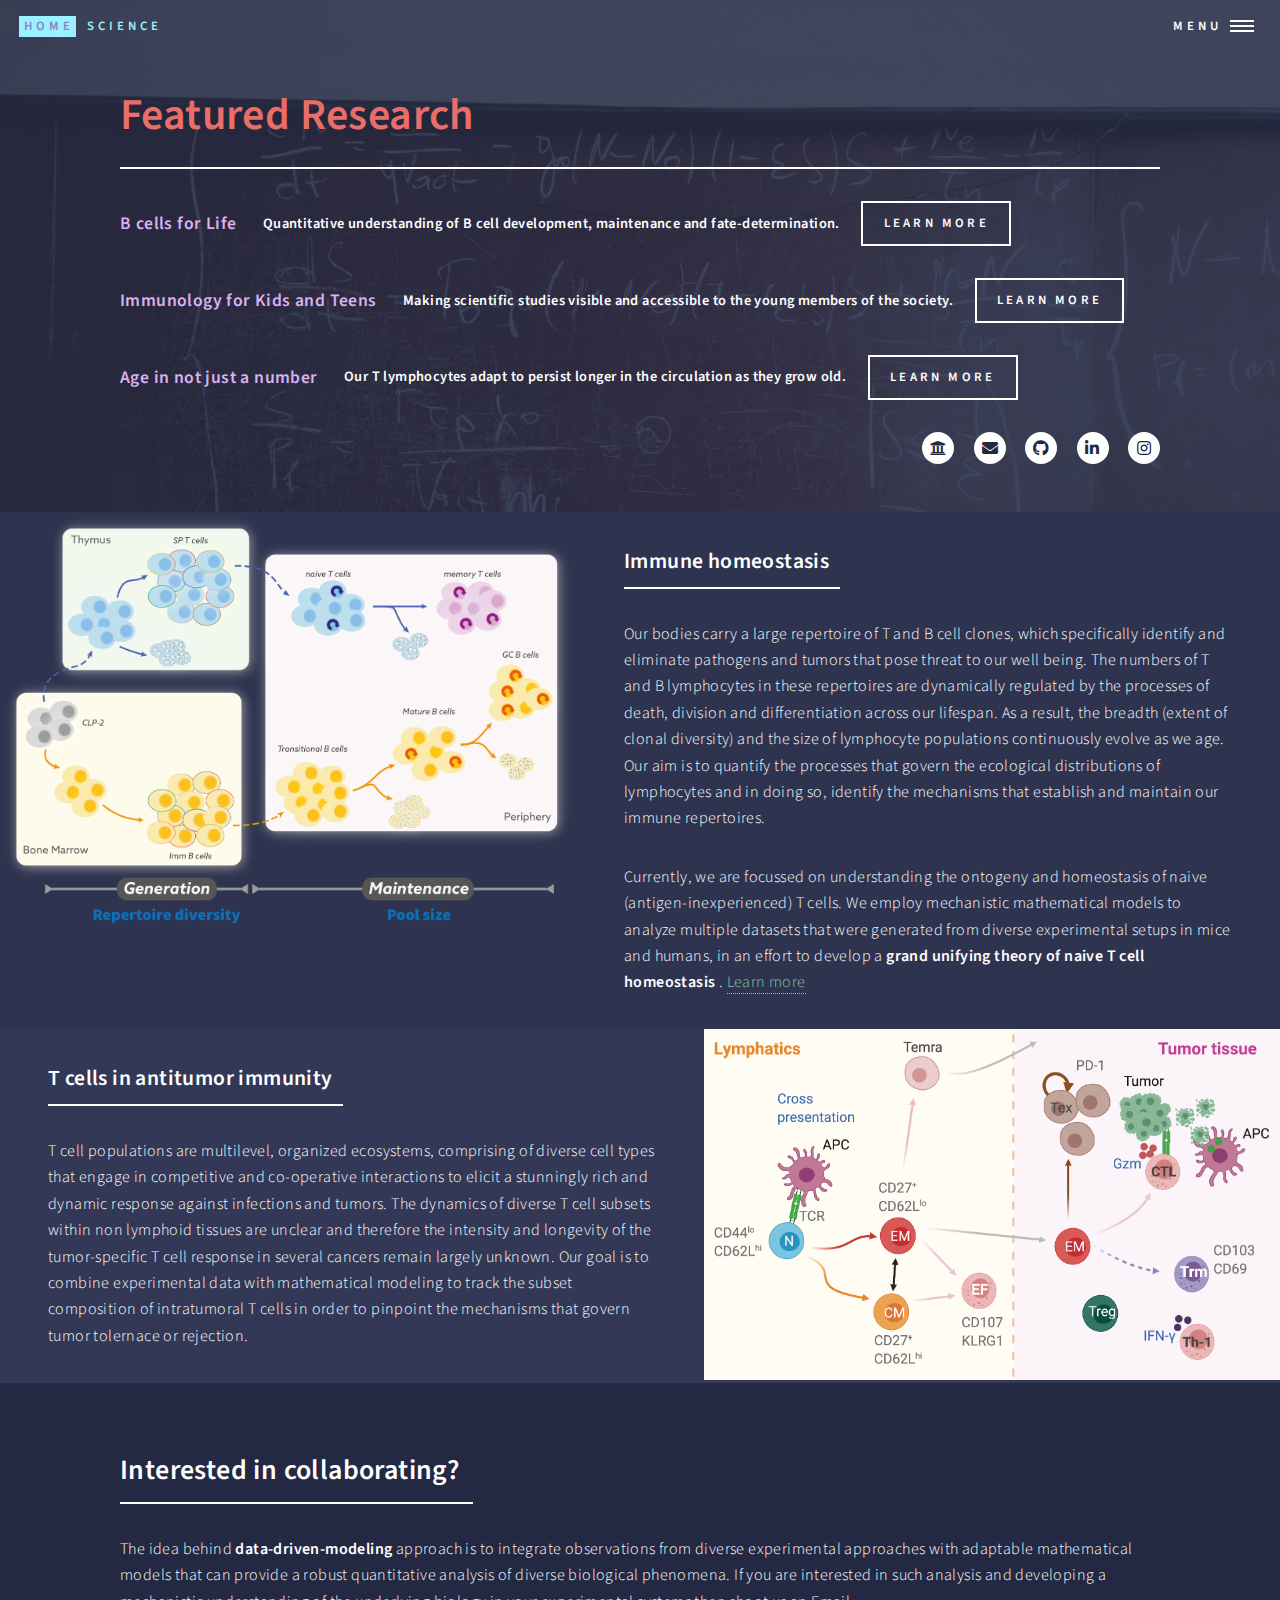
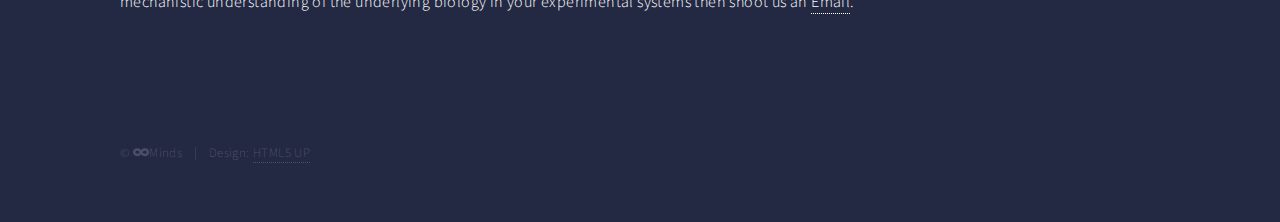
<file: science.html>
<!DOCTYPE HTML>
<!--
	Forty by HTML5 UP
	html5up.net | @ajlkn
	Free for personal and commercial use under the CCA 3.0 license (html5up.net/license)
-->
<html>
	<head>
		<title>Science & Research</title>
		<meta charset="utf-8" />
		<meta name="viewport" content="width=device-width, initial-scale=1, user-scalable=no" />
		<link rel="stylesheet" href="assets/css/main.css" />
		<noscript><link rel="stylesheet" href="assets/css/noscript.css" /></noscript>
	</head>
	<body class="is-preload">

		<!-- Wrapper -->
			<div id="wrapper">

				<!-- Header -->
				<!-- Note: The "styleN" class below should match that of the banner element. -->
					<header id="header" class="alt style2">
						<a href="index.html" class="logo"><strong>Home</strong> <span>Science</span></a>
						<nav>
							<a href="#menu">Menu</a>
						</nav>
					</header>

					<!-- Menu -->
						<nav id="menu">
							<ul class="links">
								<li><a href="index.html">Home</a></li>
								<li><a href="aboutme.html">About Me</a></li>
								<li><a href="work.html">Science</a></li>
								<li><a href="theater.html">Arts</a></li>
								<li><a href="publications.html">Media</a></li>
							</ul>
							<ul class="actions stacked">
								<li><a href="#one" class="button primary fit">Get Acquainted</a></li>
							<!--	<li><a href="#" class="button fit">Log In</a></li> -->
							</ul>
						</nav>

				<!-- Banner -->
				<!-- Note: The "styleN" class below should match that of the header element. -->
					<section id="banner" >
						<div class="inner">
							<span class="image">
								<img src="images/brownboard.jpg" alt="" />
							</span>
							<header class="major">
								<h1 style="color:#e96e6a; ">Featured Research</h1>
							</header>
							<div class="content">
							<h4 style="color:#dbb1f1;">B cells for Life</h4>
							<h5 style="margin-left:00px;">Quantitative understanding of B cell development, maintenance and fate-determination.
							</h5>
							<ul class="actions">
								<li><a href="https://www.cell.com/cell-reports/fulltext/S2211-1247(20)31365-6" class="button">Learn more</a></li>
							</ul>
							</div>
							<div class="content">
							<h4 style="color:#dbb1f1;">Immunology for Kids and Teens</h4>
							<h5 style="margin-left:00px;">Making scientific studies visible and accessible to the young members of the society.
							</h5>
							<ul class="actions">
								<li style="margin-left:00px; "><a href="https://sciencejournalforkids.org/articles/what-happens-to-our-immune-cells-as-we-get-older/" class="button">Learn more</a></li>
							</ul>
							</div>
							<div class="content">
							<h4 style="color:#dbb1f1;">Age in not just a number</h4>
							<h5 style="margin-left:00px;">Our T lymphocytes adapt to persist longer in the circulation as they grow old.
							</h5>
							<ul class="actions">
								<li><a href="https://journals.plos.org/plosbiology/article?id=10.1371/journal.pbio.2003949" class="button">Learn more</a></li>
							</ul>
							</div>
							<!-- Footer -->
								<footer id="footer">
									<div style="float:right;">
										<ul class="icons">
											<li><a href="https://cancerdynamics.columbia.edu/content/sanket-rane-phd" class="icon solid alt fa-university"><span class="label">Work</span></a></li>
											<li><a href="mailto:sanket.rane@columbia.edu" class="icon solid alt fa-envelope"><span class="label">Email</span></a></li>
											<li><a href="https://github.com/sanketrane" class="icon brands alt fa-github"><span class="label">GitHub</span></a></li>
											<li><a href="https://www.linkedin.com/in/sanket-rane-9121a217/" class="icon brands alt fa-linkedin-in"><span class="label">LinkedIn</span></a></li>
											<!-- <li><a href="#" class="icon brands alt fa-facebook-f"><span class="label">Facebook</span></a></li> -->
											<li><a href="https://www.instagram.com/sanketrn/?hl=en" class="icon brands alt fa-instagram"><span class="label">Instagram</span></a></li>
										</ul>
									</div>
								</footer>
						</div>
					</section>


						<!-- Two -->
							<section id="two" class="spotlights">
								<!--	<section>
									<a class="image">
										<img src="images/fig1.png" alt="" data-position="center center" />
									</a>
									<div class="content">
										<div class="inner">
											<header class="major">
												<h3>Immune response against tumors</h3>
											</header>
											<p>The immune system has evolved several mechanisms to protect us against tumors either by curbing their development or by mounting a robust immune response against them. The dynamics of T and B cells within our body and their responsiveness is tightly regulated to conserve energy and space, and to prevent attack on our own cells (auto-immune conditions). My goal is to pinpoint mechanisms that regulate
											</p>
										</div>
										</div>
								</section> --->
								<section>
									<a class="image">
										<img src="images/intro_eco.png" />
									</a>
									<div class="content">
										<div class="inner">
											<header class="major">
												<h3>Immune homeostasis</h3>
											</header>
											<p>
												Our bodies carry a large repertoire of T and B cell clones, which specifically identify and eliminate pathogens and tumors that pose threat to our well being.
												The numbers of T and B lymphocytes in these repertoires are dynamically regulated by the processes of death, division and differentiation across our lifespan.
												As a result, the breadth (extent of clonal diversity) and the size of lymphocyte populations continuously evolve as we age. Our aim is to quantify the processes that govern the ecological distributions of lymphocytes and in doing so, identify the mechanisms that establish and maintain our immune repertoires.
											</p>
											<p>
											Currently, we are focussed on understanding the ontogeny and homeostasis of naive (antigen-inexperienced) T cells. We employ mechanistic mathematical models to analyze multiple datasets that were generated from diverse experimental setups in mice and humans, in an effort to develop a <strong> grand unifying theory of naive T cell homeostasis </strong>.
											<a style="color:#87c5a4;" href="ASM_3D_PDE.html">Learn more</a>
										</p>
										</div>
									</div>
								</section>
								<section>
								<a class="image">
									<img src="images/fig2.png" alt="" data-position="center center" />
								</a>
								<div class="content">
									<div class="inner">
										<header class="major">
											<h3>T cells in antitumor immunity</h3>
										</header>
										<p>
											T cell populations are multilevel, organized ecosystems, comprising of diverse cell types that engage in competitive and co-operative interactions to elicit a stunningly rich and dynamic response against infections and tumors.
											<!---Primarily, distinct subtypes of T lymphocytes act in synchrony to clear pathogens and tumors (effector response) and protect against future exposures (memory response). --->
											The dynamics of diverse T cell subsets within non lymphoid tissues are unclear and therefore the intensity and longevity of the tumor-specific T cell response in several cancers remain largely unknown.
											Our goal is to combine experimental data with mathematical modeling to track the subset composition of intratumoral T cells in order to pinpoint the mechanisms that govern tumor tolernace or rejection.
										</p>
									</div>
							</section>
								</section>

						<!-- Three -->
							<section id="three">
								<div class="inner">
									<header class="major">
										<h2>Interested in collaborating?</h2>
									</header>
									<p>The idea behind <strong> data-driven-modeling </strong> approach is to integrate observations from diverse experimental approaches with adaptable mathematical models that can provide a robust quantitative analysis of diverse biological phenomena. If you are interested in such analysis and developing a mechanistic understanding of the underlying biology in your experimental systems then shoot us an <a href="mailto:sanketrn@gmail.com">Email</a>.
									</p>
								</div>
							</section>


							<!-- Footer -->
								<footer id="footer">
									<div class="inner">
										<ul class="copyright">
											<li>&copy; <a class="logo"><a class= "icon solid fa-infinity"><span>Minds</span></a></li><li>Design: <a href="https://html5up.net">HTML5 UP </a></li>
										</ul>
									</div>
								</footer>
		</div>


		<!-- Scripts -->
			<script src="assets/js/jquery.min.js"></script>
			<script src="assets/js/jquery.scrolly.min.js"></script>
			<script src="assets/js/jquery.scrollex.min.js"></script>
			<script src="assets/js/browser.min.js"></script>
			<script src="assets/js/breakpoints.min.js"></script>
			<script src="assets/js/util.js"></script>
			<script src="assets/js/main.js"></script>

	</body>
</html>
</file>
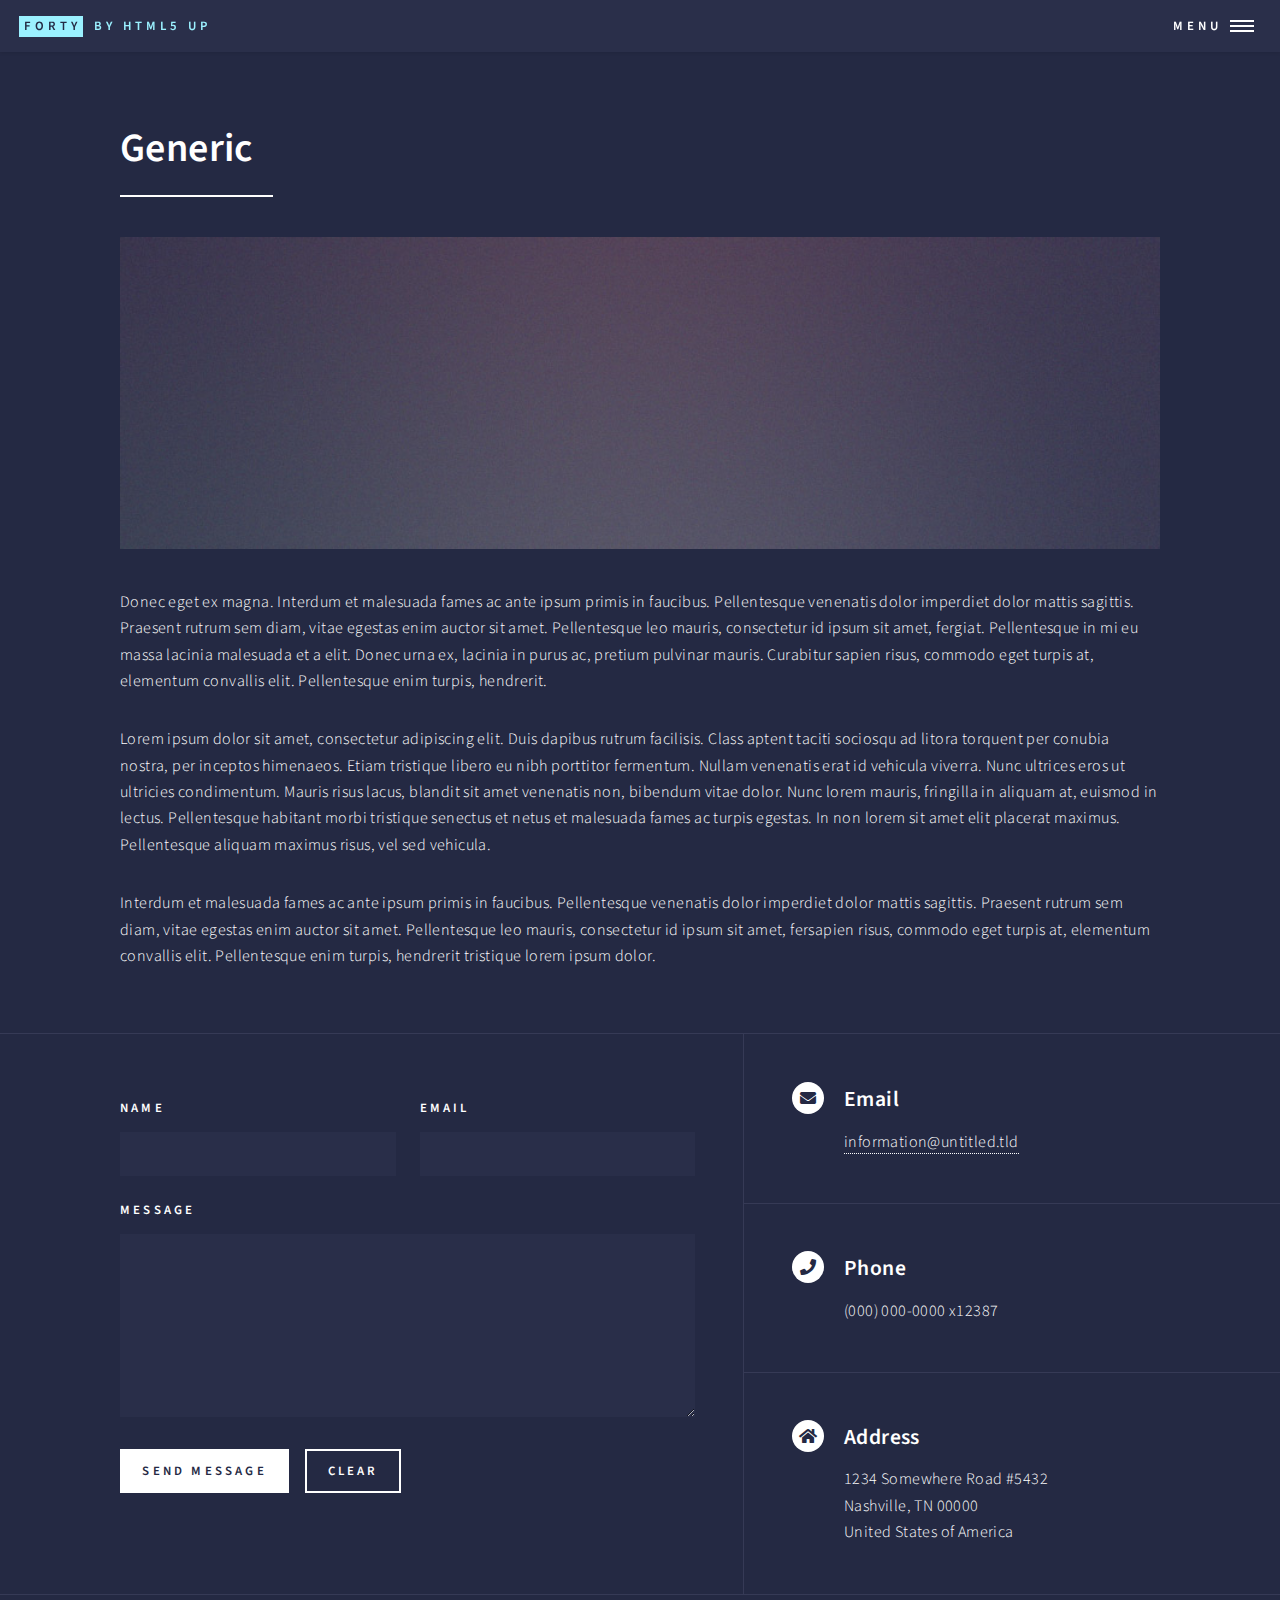
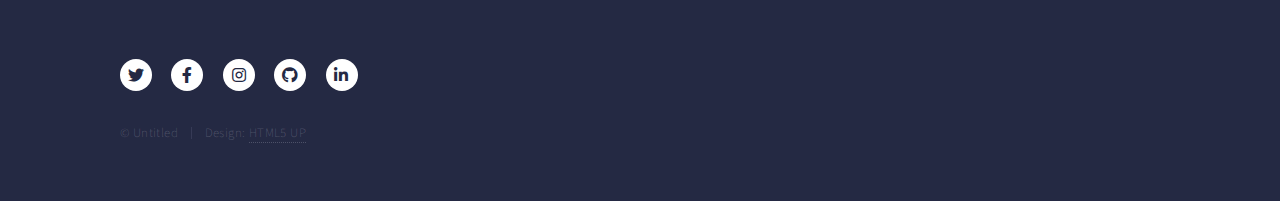
<file: html5up-forty/generic.html>
<!DOCTYPE HTML>
<!--
	Forty by HTML5 UP
	html5up.net | @ajlkn
	Free for personal and commercial use under the CCA 3.0 license (html5up.net/license)
-->
<html>
	<head>
		<title>Generic - Forty by HTML5 UP</title>
		<meta charset="utf-8" />
		<meta name="viewport" content="width=device-width, initial-scale=1, user-scalable=no" />
		<link rel="stylesheet" href="assets/css/main.css" />
		<noscript><link rel="stylesheet" href="assets/css/noscript.css" /></noscript>
	</head>
	<body class="is-preload">

		<!-- Wrapper -->
			<div id="wrapper">

				<!-- Header -->
					<header id="header">
						<a href="index.html" class="logo"><strong>Forty</strong> <span>by HTML5 UP</span></a>
						<nav>
							<a href="#menu">Menu</a>
						</nav>
					</header>

				<!-- Menu -->
					<nav id="menu">
						<ul class="links">
							<li><a href="index.html">Home</a></li>
							<li><a href="landing.html">Landing</a></li>
							<li><a href="generic.html">Generic</a></li>
							<li><a href="elements.html">Elements</a></li>
						</ul>
						<ul class="actions stacked">
							<li><a href="#" class="button primary fit">Get Started</a></li>
							<li><a href="#" class="button fit">Log In</a></li>
						</ul>
					</nav>

				<!-- Main -->
					<div id="main" class="alt">

						<!-- One -->
							<section id="one">
								<div class="inner">
									<header class="major">
										<h1>Generic</h1>
									</header>
									<span class="image main"><img src="images/pic11.jpg" alt="" /></span>
									<p>Donec eget ex magna. Interdum et malesuada fames ac ante ipsum primis in faucibus. Pellentesque venenatis dolor imperdiet dolor mattis sagittis. Praesent rutrum sem diam, vitae egestas enim auctor sit amet. Pellentesque leo mauris, consectetur id ipsum sit amet, fergiat. Pellentesque in mi eu massa lacinia malesuada et a elit. Donec urna ex, lacinia in purus ac, pretium pulvinar mauris. Curabitur sapien risus, commodo eget turpis at, elementum convallis elit. Pellentesque enim turpis, hendrerit.</p>
									<p>Lorem ipsum dolor sit amet, consectetur adipiscing elit. Duis dapibus rutrum facilisis. Class aptent taciti sociosqu ad litora torquent per conubia nostra, per inceptos himenaeos. Etiam tristique libero eu nibh porttitor fermentum. Nullam venenatis erat id vehicula viverra. Nunc ultrices eros ut ultricies condimentum. Mauris risus lacus, blandit sit amet venenatis non, bibendum vitae dolor. Nunc lorem mauris, fringilla in aliquam at, euismod in lectus. Pellentesque habitant morbi tristique senectus et netus et malesuada fames ac turpis egestas. In non lorem sit amet elit placerat maximus. Pellentesque aliquam maximus risus, vel sed vehicula.</p>
									<p>Interdum et malesuada fames ac ante ipsum primis in faucibus. Pellentesque venenatis dolor imperdiet dolor mattis sagittis. Praesent rutrum sem diam, vitae egestas enim auctor sit amet. Pellentesque leo mauris, consectetur id ipsum sit amet, fersapien risus, commodo eget turpis at, elementum convallis elit. Pellentesque enim turpis, hendrerit tristique lorem ipsum dolor.</p>
								</div>
							</section>

					</div>

				<!-- Contact -->
					<section id="contact">
						<div class="inner">
							<section>
								<form method="post" action="#">
									<div class="fields">
										<div class="field half">
											<label for="name">Name</label>
											<input type="text" name="name" id="name" />
										</div>
										<div class="field half">
											<label for="email">Email</label>
											<input type="text" name="email" id="email" />
										</div>
										<div class="field">
											<label for="message">Message</label>
											<textarea name="message" id="message" rows="6"></textarea>
										</div>
									</div>
									<ul class="actions">
										<li><input type="submit" value="Send Message" class="primary" /></li>
										<li><input type="reset" value="Clear" /></li>
									</ul>
								</form>
							</section>
							<section class="split">
								<section>
									<div class="contact-method">
										<span class="icon solid alt fa-envelope"></span>
										<h3>Email</h3>
										<a href="#">information@untitled.tld</a>
									</div>
								</section>
								<section>
									<div class="contact-method">
										<span class="icon solid alt fa-phone"></span>
										<h3>Phone</h3>
										<span>(000) 000-0000 x12387</span>
									</div>
								</section>
								<section>
									<div class="contact-method">
										<span class="icon solid alt fa-home"></span>
										<h3>Address</h3>
										<span>1234 Somewhere Road #5432<br />
										Nashville, TN 00000<br />
										United States of America</span>
									</div>
								</section>
							</section>
						</div>
					</section>

				<!-- Footer -->
					<footer id="footer">
						<div class="inner">
							<ul class="icons">
								<li><a href="#" class="icon brands alt fa-twitter"><span class="label">Twitter</span></a></li>
								<li><a href="#" class="icon brands alt fa-facebook-f"><span class="label">Facebook</span></a></li>
								<li><a href="#" class="icon brands alt fa-instagram"><span class="label">Instagram</span></a></li>
								<li><a href="#" class="icon brands alt fa-github"><span class="label">GitHub</span></a></li>
								<li><a href="#" class="icon brands alt fa-linkedin-in"><span class="label">LinkedIn</span></a></li>
							</ul>
							<ul class="copyright">
								<li>&copy; Untitled</li><li>Design: <a href="https://html5up.net">HTML5 UP</a></li>
							</ul>
						</div>
					</footer>

			</div>

		<!-- Scripts -->
			<script src="assets/js/jquery.min.js"></script>
			<script src="assets/js/jquery.scrolly.min.js"></script>
			<script src="assets/js/jquery.scrollex.min.js"></script>
			<script src="assets/js/browser.min.js"></script>
			<script src="assets/js/breakpoints.min.js"></script>
			<script src="assets/js/util.js"></script>
			<script src="assets/js/main.js"></script>

	</body>
</html>
</file>
<file: assets/css/noscript.css>
/*
	Forty by HTML5 UP
	html5up.net | @ajlkn
	Free for personal and commercial use under the CCA 3.0 license (html5up.net/license)
*/

/* Banner */

	body.is-preload #banner:after {
		opacity: 0.85;
	}

	body.is-preload #banner > .inner {
		-moz-filter: none;
		-webkit-filter: none;
		-ms-filter: none;
		filter: none;
		-moz-transform: none;
		-webkit-transform: none;
		-ms-transform: none;
		transform: none;
		opacity: 1;
	}
</file>
<file: html5up-forty/assets/css/noscript.css>
/*
	Forty by HTML5 UP
	html5up.net | @ajlkn
	Free for personal and commercial use under the CCA 3.0 license (html5up.net/license)
*/

/* Banner */

	body.is-preload #banner:after {
		opacity: 0.85;
	}

	body.is-preload #banner > .inner {
		-moz-filter: none;
		-webkit-filter: none;
		-ms-filter: none;
		filter: none;
		-moz-transform: none;
		-webkit-transform: none;
		-ms-transform: none;
		transform: none;
		opacity: 1;
	}
</file>
<file: assets/css/main.css>
@import url(fontawesome-all.min.css);
@import url("https://fonts.googleapis.com/css?family=Source+Sans+Pro:300,300italic,600,600italic");

/*
	Forty by HTML5 UP
	html5up.net | @ajlkn
	Free for personal and commercial use under the CCA 3.0 license (html5up.net/license)
*/

html, body, div, span, applet, object,
iframe, h1, h2, h3, h4, h5, h6, p, blockquote,
pre, a, abbr, acronym, address, big, cite,
code, del, dfn, em, img, ins, kbd, q, s, samp,
small, strike, strong, sub, sup, tt, var, b,
u, i, center, dl, dt, dd, ol, ul, li, fieldset,
form, label, legend, table, caption, tbody,
tfoot, thead, tr, th, td, article, aside,
canvas, details, embed, figure, figcaption,
footer, header, hgroup, menu, nav, output, ruby,
section, summary, time, mark, audio, video {
	margin: 0;
	padding: 0;
	border: 0;
	font-size: 100%;
	font: inherit;
	vertical-align: baseline;}

article, aside, details, figcaption, figure,
footer, header, hgroup, menu, nav, section {
	display: block;}

body {
	line-height: 1;
}

ol, ul {
	list-style: none;
}

blockquote, q {
	quotes: none;
}

	blockquote:before, blockquote:after, q:before, q:after {
		content: '';
		content: none;
	}

table {
	border-collapse: collapse;
	border-spacing: 0;
}

body {
	-webkit-text-size-adjust: none;
}

mark {
	background-color: transparent;
	color: inherit;
}

input::-moz-focus-inner {
	border: 0;
	padding: 0;
}

input, select, textarea {
	-moz-appearance: none;
	-webkit-appearance: none;
	-ms-appearance: none;
	appearance: none;
}

/* Basic */

	@-ms-viewport {
		width: device-width;
	}

	body {
		-ms-overflow-style: scrollbar;
	}

	@media screen and (max-width: 480px) {

		html, body {
			min-width: 320px;
		}

	}

	html {
		box-sizing: border-box;
	}

	*, *:before, *:after {
		box-sizing: inherit;
	}

	body {
		background: #242943;
	}

		body.is-preload *, body.is-preload *:before, body.is-preload *:after {
			-moz-animation: none !important;
			-webkit-animation: none !important;
			-ms-animation: none !important;
			animation: none !important;
			-moz-transition: none !important;
			-webkit-transition: none !important;
			-ms-transition: none !important;
			transition: none !important;
		}

/* Type */

	body, input, select, textarea {
		color: #ffffff;
		font-family: "Source Sans Pro", Helvetica, sans-serif;
		font-size: 17pt;
		font-weight: 300;
		letter-spacing: 0.025em;
		line-height: 1.65;
	}

		@media screen and (max-width: 1680px) {

			body, input, select, textarea {
				font-size: 14pt;
			}

		}

		@media screen and (max-width: 1280px) {

			body, input, select, textarea {
				font-size: 12pt;
			}

		}

		@media screen and (max-width: 360px) {

			body, input, select, textarea {
				font-size: 11pt;
			}

		}

	a {
		-moz-transition: color 0.2s ease-in-out, border-bottom-color 0.2s ease-in-out;
		-webkit-transition: color 0.2s ease-in-out, border-bottom-color 0.2s ease-in-out;
		-ms-transition: color 0.2s ease-in-out, border-bottom-color 0.2s ease-in-out;
		transition: color 0.2s ease-in-out, border-bottom-color 0.2s ease-in-out;
		border-bottom: dotted 1px;
		color: inherit;
		text-decoration: none;
	}

		a:hover {
			border-bottom-color: transparent;
			color: #9bf1ff !important;
		}

		a:active {
			color: #53e3fb !important;
		}

	strong, b {
		color: #ffffff;
		font-weight: 600;
	}

	em, i {
		font-style: italic;
	}

	p {
		margin: 0 0 2em 0;
	}

	h1, h2, h3, h4, h5, h6 {
		color: #ffffff;
		font-weight: 600;
		line-height: 1.65;
		margin: 0 0 1em 0;
	}

		h1 a, h2 a, h3 a, h4 a, h5 a, h6 a {
			color: inherit;
			border-bottom: 0;
		}

	h1 {
		font-size: 2.5em;
	}

	h2 {
		font-size: 1.75em;
	}

	h3 {
		font-size: 1.35em;
	}

	h4 {
		font-size: 1.1em;
	}

	h5 {
		font-size: 0.9em;
	}

	h6 {
		font-size: 0.7em;
	}

	@media screen and (max-width: 736px) {

		h1 {
			font-size: 2em;
		}

		h2 {
			font-size: 1.5em;
		}

		h3 {
			font-size: 1.25em;
		}

	}

	sub {
		font-size: 0.8em;
		position: relative;
		top: 0.5em;
	}

	sup {
		font-size: 0.8em;
		position: relative;
		top: -0.5em;
	}

	blockquote {
		border-left: solid 4px rgba(212, 212, 255, 0.1);
		font-style: italic;
		margin: 0 0 2em 0;
		padding: 0.5em 0 0.5em 2em;
	}

	code {
		background: rgba(212, 212, 255, 0.035);
		font-family: "Courier New", monospace;
		font-size: 0.9em;
		margin: 0 0.25em;
		padding: 0.25em 0.65em;
	}

	pre {
		-webkit-overflow-scrolling: touch;
		font-family: "Courier New", monospace;
		font-size: 0.9em;
		margin: 0 0 2em 0;
	}

		pre code {
			display: block;
			line-height: 1.75;
			padding: 1em 1.5em;
			overflow-x: auto;
		}

	hr {
		border: 0;
		border-bottom: solid 1px rgba(212, 212, 255, 0.1);
		margin: 2em 0;
	}

		hr.major {
			margin: 3em 0;
		}

	.align-left {
		text-align: left;
	}

	.align-center {
		text-align: center;
	}

	.align-right {
		text-align: right;
	}

/* Row */

	.row {
		display: flex;
		flex-wrap: wrap;
		box-sizing: border-box;
		align-items: stretch;
	}

		.row > * {
			box-sizing: border-box;
		}

		.row.gtr-uniform > * > :last-child {
			margin-bottom: 0;
		}

		.row.aln-left {
			justify-content: flex-start;
		}

		.row.aln-center {
			justify-content: center;
		}

		.row.aln-right {
			justify-content: flex-end;
		}

		.row.aln-top {
			align-items: flex-start;
		}

		.row.aln-middle {
			align-items: center;
		}

		.row.aln-bottom {
			align-items: flex-end;
		}

		.row > .imp {
			order: -1;
		}

		.row > .col-1 {
			width: 8.33333%;
		}

		.row > .off-1 {
			margin-left: 8.33333%;
		}

		.row > .col-2 {
			width: 16.66667%;
		}

		.row > .off-2 {
			margin-left: 16.66667%;
		}

		.row > .col-3 {
			width: 25%;
		}

		.row > .off-3 {
			margin-left: 25%;
		}

		.row > .col-4 {
			width: 33.33333%;
		}

		.row > .off-4 {
			margin-left: 33.33333%;
		}

		.row > .col-5 {
			width: 41.66667%;
		}

		.row > .off-5 {
			margin-left: 41.66667%;
		}

		.row > .col-6 {
			width: 50%;
		}

		.row > .off-6 {
			margin-left: 50%;
		}

		.row > .col-7 {
			width: 58.33333%;
		}

		.row > .off-7 {
			margin-left: 58.33333%;
		}

		.row > .col-8 {
			width: 66.66667%;
		}

		.row > .off-8 {
			margin-left: 66.66667%;
		}

		.row > .col-9 {
			width: 75%;
		}

		.row > .off-9 {
			margin-left: 75%;
		}

		.row > .col-10 {
			width: 83.33333%;
		}

		.row > .off-10 {
			margin-left: 83.33333%;
		}

		.row > .col-11 {
			width: 91.66667%;
		}

		.row > .off-11 {
			margin-left: 91.66667%;
		}

		.row > .col-12 {
			width: 100%;
		}

		.row > .off-12 {
			margin-left: 100%;
		}

		.row.gtr-0 {
			margin-top: 0;
			margin-left: 0em;
		}

			.row.gtr-0 > * {
				padding: 0 0 0 0em;
			}

			.row.gtr-0.gtr-uniform {
				margin-top: 0em;
			}

				.row.gtr-0.gtr-uniform > * {
					padding-top: 0em;
				}

		.row.gtr-25 {
			margin-top: 0;
			margin-left: -0.5em;
		}

			.row.gtr-25 > * {
				padding: 0 0 0 0.5em;
			}

			.row.gtr-25.gtr-uniform {
				margin-top: -0.5em;
			}

				.row.gtr-25.gtr-uniform > * {
					padding-top: 0.5em;
				}

		.row.gtr-50 {
			margin-top: 0;
			margin-left: -1em;
		}

			.row.gtr-50 > * {
				padding: 0 0 0 1em;
			}

			.row.gtr-50.gtr-uniform {
				margin-top: -1em;
			}

				.row.gtr-50.gtr-uniform > * {
					padding-top: 1em;
				}

		.row {
			margin-top: 0;
			margin-left: -2em;
		}

			.row > * {
				padding: 0 0 0 2em;
			}

			.row.gtr-uniform {
				margin-top: -2em;
			}

				.row.gtr-uniform > * {
					padding-top: 2em;
				}

		.row.gtr-150 {
			margin-top: 0;
			margin-left: -3em;
		}

			.row.gtr-150 > * {
				padding: 0 0 0 3em;
			}

			.row.gtr-150.gtr-uniform {
				margin-top: -3em;
			}

				.row.gtr-150.gtr-uniform > * {
					padding-top: 3em;
				}

		.row.gtr-200 {
			margin-top: 0;
			margin-left: -4em;
		}

			.row.gtr-200 > * {
				padding: 0 0 0 4em;
			}

			.row.gtr-200.gtr-uniform {
				margin-top: -4em;
			}

				.row.gtr-200.gtr-uniform > * {
					padding-top: 4em;
				}

		@media screen and (max-width: 1680px) {

			.row {
				display: flex;
				flex-wrap: wrap;
				box-sizing: border-box;
				align-items: stretch;
			}

				.row > * {
					box-sizing: border-box;
				}

				.row.gtr-uniform > * > :last-child {
					margin-bottom: 0;
				}

				.row.aln-left {
					justify-content: flex-start;
				}

				.row.aln-center {
					justify-content: center;
				}

				.row.aln-right {
					justify-content: flex-end;
				}

				.row.aln-top {
					align-items: flex-start;
				}

				.row.aln-middle {
					align-items: center;
				}

				.row.aln-bottom {
					align-items: flex-end;
				}

				.row > .imp-xlarge {
					order: -1;
				}

				.row > .col-1-xlarge {
					width: 8.33333%;
				}

				.row > .off-1-xlarge {
					margin-left: 8.33333%;
				}

				.row > .col-2-xlarge {
					width: 16.66667%;
				}

				.row > .off-2-xlarge {
					margin-left: 16.66667%;
				}

				.row > .col-3-xlarge {
					width: 25%;
				}

				.row > .off-3-xlarge {
					margin-left: 25%;
				}

				.row > .col-4-xlarge {
					width: 33.33333%;
				}

				.row > .off-4-xlarge {
					margin-left: 33.33333%;
				}

				.row > .col-5-xlarge {
					width: 41.66667%;
				}

				.row > .off-5-xlarge {
					margin-left: 41.66667%;
				}

				.row > .col-6-xlarge {
					width: 50%;
				}

				.row > .off-6-xlarge {
					margin-left: 50%;
				}

				.row > .col-7-xlarge {
					width: 58.33333%;
				}

				.row > .off-7-xlarge {
					margin-left: 58.33333%;
				}

				.row > .col-8-xlarge {
					width: 66.66667%;
				}

				.row > .off-8-xlarge {
					margin-left: 66.66667%;
				}

				.row > .col-9-xlarge {
					width: 75%;
				}

				.row > .off-9-xlarge {
					margin-left: 75%;
				}

				.row > .col-10-xlarge {
					width: 83.33333%;
				}

				.row > .off-10-xlarge {
					margin-left: 83.33333%;
				}

				.row > .col-11-xlarge {
					width: 91.66667%;
				}

				.row > .off-11-xlarge {
					margin-left: 91.66667%;
				}

				.row > .col-12-xlarge {
					width: 100%;
				}

				.row > .off-12-xlarge {
					margin-left: 100%;
				}

				.row.gtr-0 {
					margin-top: 0;
					margin-left: 0em;
				}

					.row.gtr-0 > * {
						padding: 0 0 0 0em;
					}

					.row.gtr-0.gtr-uniform {
						margin-top: 0em;
					}

						.row.gtr-0.gtr-uniform > * {
							padding-top: 0em;
						}

				.row.gtr-25 {
					margin-top: 0;
					margin-left: -0.5em;
				}

					.row.gtr-25 > * {
						padding: 0 0 0 0.5em;
					}

					.row.gtr-25.gtr-uniform {
						margin-top: -0.5em;
					}

						.row.gtr-25.gtr-uniform > * {
							padding-top: 0.5em;
						}

				.row.gtr-50 {
					margin-top: 0;
					margin-left: -1em;
				}

					.row.gtr-50 > * {
						padding: 0 0 0 1em;
					}

					.row.gtr-50.gtr-uniform {
						margin-top: -1em;
					}

						.row.gtr-50.gtr-uniform > * {
							padding-top: 1em;
						}

				.row {
					margin-top: 0;
					margin-left: -2em;
				}

					.row > * {
						padding: 0 0 0 2em;
					}

					.row.gtr-uniform {
						margin-top: -2em;
					}

						.row.gtr-uniform > * {
							padding-top: 2em;
						}

				.row.gtr-150 {
					margin-top: 0;
					margin-left: -3em;
				}

					.row.gtr-150 > * {
						padding: 0 0 0 3em;
					}

					.row.gtr-150.gtr-uniform {
						margin-top: -3em;
					}

						.row.gtr-150.gtr-uniform > * {
							padding-top: 3em;
						}

				.row.gtr-200 {
					margin-top: 0;
					margin-left: -4em;
				}

					.row.gtr-200 > * {
						padding: 0 0 0 4em;
					}

					.row.gtr-200.gtr-uniform {
						margin-top: -4em;
					}

						.row.gtr-200.gtr-uniform > * {
							padding-top: 4em;
						}

		}

		@media screen and (max-width: 1280px) {

			.row {
				display: flex;
				flex-wrap: wrap;
				box-sizing: border-box;
				align-items: stretch;
			}

				.row > * {
					box-sizing: border-box;
				}

				.row.gtr-uniform > * > :last-child {
					margin-bottom: 0;
				}

				.row.aln-left {
					justify-content: flex-start;
				}

				.row.aln-center {
					justify-content: center;
				}

				.row.aln-right {
					justify-content: flex-end;
				}

				.row.aln-top {
					align-items: flex-start;
				}

				.row.aln-middle {
					align-items: center;
				}

				.row.aln-bottom {
					align-items: flex-end;
				}

				.row > .imp-large {
					order: -1;
				}

				.row > .col-1-large {
					width: 8.33333%;
				}

				.row > .off-1-large {
					margin-left: 8.33333%;
				}

				.row > .col-2-large {
					width: 16.66667%;
				}

				.row > .off-2-large {
					margin-left: 16.66667%;
				}

				.row > .col-3-large {
					width: 25%;
				}

				.row > .off-3-large {
					margin-left: 25%;
				}

				.row > .col-4-large {
					width: 33.33333%;
				}

				.row > .off-4-large {
					margin-left: 33.33333%;
				}

				.row > .col-5-large {
					width: 41.66667%;
				}

				.row > .off-5-large {
					margin-left: 41.66667%;
				}

				.row > .col-6-large {
					width: 50%;
				}

				.row > .off-6-large {
					margin-left: 50%;
				}

				.row > .col-7-large {
					width: 58.33333%;
				}

				.row > .off-7-large {
					margin-left: 58.33333%;
				}

				.row > .col-8-large {
					width: 66.66667%;
				}

				.row > .off-8-large {
					margin-left: 66.66667%;
				}

				.row > .col-9-large {
					width: 75%;
				}

				.row > .off-9-large {
					margin-left: 75%;
				}

				.row > .col-10-large {
					width: 83.33333%;
				}

				.row > .off-10-large {
					margin-left: 83.33333%;
				}

				.row > .col-11-large {
					width: 91.66667%;
				}

				.row > .off-11-large {
					margin-left: 91.66667%;
				}

				.row > .col-12-large {
					width: 100%;
				}

				.row > .off-12-large {
					margin-left: 100%;
				}

				.row.gtr-0 {
					margin-top: 0;
					margin-left: 0em;
				}

					.row.gtr-0 > * {
						padding: 0 0 0 0em;
					}

					.row.gtr-0.gtr-uniform {
						margin-top: 0em;
					}

						.row.gtr-0.gtr-uniform > * {
							padding-top: 0em;
						}

				.row.gtr-25 {
					margin-top: 0;
					margin-left: -0.375em;
				}

					.row.gtr-25 > * {
						padding: 0 0 0 0.375em;
					}

					.row.gtr-25.gtr-uniform {
						margin-top: -0.375em;
					}

						.row.gtr-25.gtr-uniform > * {
							padding-top: 0.375em;
						}

				.row.gtr-50 {
					margin-top: 0;
					margin-left: -0.75em;
				}

					.row.gtr-50 > * {
						padding: 0 0 0 0.75em;
					}

					.row.gtr-50.gtr-uniform {
						margin-top: -0.75em;
					}

						.row.gtr-50.gtr-uniform > * {
							padding-top: 0.75em;
						}

				.row {
					margin-top: 0;
					margin-left: -1.5em;
				}

					.row > * {
						padding: 0 0 0 1.5em;
					}

					.row.gtr-uniform {
						margin-top: -1.5em;
					}

						.row.gtr-uniform > * {
							padding-top: 1.5em;
						}

				.row.gtr-150 {
					margin-top: 0;
					margin-left: -2.25em;
				}

					.row.gtr-150 > * {
						padding: 0 0 0 2.25em;
					}

					.row.gtr-150.gtr-uniform {
						margin-top: -2.25em;
					}

						.row.gtr-150.gtr-uniform > * {
							padding-top: 2.25em;
						}

				.row.gtr-200 {
					margin-top: 0;
					margin-left: -3em;
				}

					.row.gtr-200 > * {
						padding: 0 0 0 3em;
					}

					.row.gtr-200.gtr-uniform {
						margin-top: -3em;
					}

						.row.gtr-200.gtr-uniform > * {
							padding-top: 3em;
						}

		}

		@media screen and (max-width: 980px) {

			.row {
				display: flex;
				flex-wrap: wrap;
				box-sizing: border-box;
				align-items: stretch;
			}

				.row > * {
					box-sizing: border-box;
				}

				.row.gtr-uniform > * > :last-child {
					margin-bottom: 0;
				}

				.row.aln-left {
					justify-content: flex-start;
				}

				.row.aln-center {
					justify-content: center;
				}

				.row.aln-right {
					justify-content: flex-end;
				}

				.row.aln-top {
					align-items: flex-start;
				}

				.row.aln-middle {
					align-items: center;
				}

				.row.aln-bottom {
					align-items: flex-end;
				}

				.row > .imp-medium {
					order: -1;
				}

				.row > .col-1-medium {
					width: 8.33333%;
				}

				.row > .off-1-medium {
					margin-left: 8.33333%;
				}

				.row > .col-2-medium {
					width: 16.66667%;
				}

				.row > .off-2-medium {
					margin-left: 16.66667%;
				}

				.row > .col-3-medium {
					width: 25%;
				}

				.row > .off-3-medium {
					margin-left: 25%;
				}

				.row > .col-4-medium {
					width: 33.33333%;
				}

				.row > .off-4-medium {
					margin-left: 33.33333%;
				}

				.row > .col-5-medium {
					width: 41.66667%;
				}

				.row > .off-5-medium {
					margin-left: 41.66667%;
				}

				.row > .col-6-medium {
					width: 50%;
				}

				.row > .off-6-medium {
					margin-left: 50%;
				}

				.row > .col-7-medium {
					width: 58.33333%;
				}

				.row > .off-7-medium {
					margin-left: 58.33333%;
				}

				.row > .col-8-medium {
					width: 66.66667%;
				}

				.row > .off-8-medium {
					margin-left: 66.66667%;
				}

				.row > .col-9-medium {
					width: 75%;
				}

				.row > .off-9-medium {
					margin-left: 75%;
				}

				.row > .col-10-medium {
					width: 83.33333%;
				}

				.row > .off-10-medium {
					margin-left: 83.33333%;
				}

				.row > .col-11-medium {
					width: 91.66667%;
				}

				.row > .off-11-medium {
					margin-left: 91.66667%;
				}

				.row > .col-12-medium {
					width: 100%;
				}

				.row > .off-12-medium {
					margin-left: 100%;
				}

				.row.gtr-0 {
					margin-top: 0;
					margin-left: 0em;
				}

					.row.gtr-0 > * {
						padding: 0 0 0 0em;
					}

					.row.gtr-0.gtr-uniform {
						margin-top: 0em;
					}

						.row.gtr-0.gtr-uniform > * {
							padding-top: 0em;
						}

				.row.gtr-25 {
					margin-top: 0;
					margin-left: -0.375em;
				}

					.row.gtr-25 > * {
						padding: 0 0 0 0.375em;
					}

					.row.gtr-25.gtr-uniform {
						margin-top: -0.375em;
					}

						.row.gtr-25.gtr-uniform > * {
							padding-top: 0.375em;
						}

				.row.gtr-50 {
					margin-top: 0;
					margin-left: -0.75em;
				}

					.row.gtr-50 > * {
						padding: 0 0 0 0.75em;
					}

					.row.gtr-50.gtr-uniform {
						margin-top: -0.75em;
					}

						.row.gtr-50.gtr-uniform > * {
							padding-top: 0.75em;
						}

				.row {
					margin-top: 0;
					margin-left: -1.5em;
				}

					.row > * {
						padding: 0 0 0 1.5em;
					}

					.row.gtr-uniform {
						margin-top: -1.5em;
					}

						.row.gtr-uniform > * {
							padding-top: 1.5em;
						}

				.row.gtr-150 {
					margin-top: 0;
					margin-left: -2.25em;
				}

					.row.gtr-150 > * {
						padding: 0 0 0 2.25em;
					}

					.row.gtr-150.gtr-uniform {
						margin-top: -2.25em;
					}

						.row.gtr-150.gtr-uniform > * {
							padding-top: 2.25em;
						}

				.row.gtr-200 {
					margin-top: 0;
					margin-left: -3em;
				}

					.row.gtr-200 > * {
						padding: 0 0 0 3em;
					}

					.row.gtr-200.gtr-uniform {
						margin-top: -3em;
					}

						.row.gtr-200.gtr-uniform > * {
							padding-top: 3em;
						}

		}

		@media screen and (max-width: 736px) {

			.row {
				display: flex;
				flex-wrap: wrap;
				box-sizing: border-box;
				align-items: stretch;
			}

				.row > * {
					box-sizing: border-box;
				}

				.row.gtr-uniform > * > :last-child {
					margin-bottom: 0;
				}

				.row.aln-left {
					justify-content: flex-start;
				}

				.row.aln-center {
					justify-content: center;
				}

				.row.aln-right {
					justify-content: flex-end;
				}

				.row.aln-top {
					align-items: flex-start;
				}

				.row.aln-middle {
					align-items: center;
				}

				.row.aln-bottom {
					align-items: flex-end;
				}

				.row > .imp-small {
					order: -1;
				}

				.row > .col-1-small {
					width: 8.33333%;
				}

				.row > .off-1-small {
					margin-left: 8.33333%;
				}

				.row > .col-2-small {
					width: 16.66667%;
				}

				.row > .off-2-small {
					margin-left: 16.66667%;
				}

				.row > .col-3-small {
					width: 25%;
				}

				.row > .off-3-small {
					margin-left: 25%;
				}

				.row > .col-4-small {
					width: 33.33333%;
				}

				.row > .off-4-small {
					margin-left: 33.33333%;
				}

				.row > .col-5-small {
					width: 41.66667%;
				}

				.row > .off-5-small {
					margin-left: 41.66667%;
				}

				.row > .col-6-small {
					width: 50%;
				}

				.row > .off-6-small {
					margin-left: 50%;
				}

				.row > .col-7-small {
					width: 58.33333%;
				}

				.row > .off-7-small {
					margin-left: 58.33333%;
				}

				.row > .col-8-small {
					width: 66.66667%;
				}

				.row > .off-8-small {
					margin-left: 66.66667%;
				}

				.row > .col-9-small {
					width: 75%;
				}

				.row > .off-9-small {
					margin-left: 75%;
				}

				.row > .col-10-small {
					width: 83.33333%;
				}

				.row > .off-10-small {
					margin-left: 83.33333%;
				}

				.row > .col-11-small {
					width: 91.66667%;
				}

				.row > .off-11-small {
					margin-left: 91.66667%;
				}

				.row > .col-12-small {
					width: 100%;
				}

				.row > .off-12-small {
					margin-left: 100%;
				}

				.row.gtr-0 {
					margin-top: 0;
					margin-left: 0em;
				}

					.row.gtr-0 > * {
						padding: 0 0 0 0em;
					}

					.row.gtr-0.gtr-uniform {
						margin-top: 0em;
					}

						.row.gtr-0.gtr-uniform > * {
							padding-top: 0em;
						}

				.row.gtr-25 {
					margin-top: 0;
					margin-left: -0.3125em;
				}

					.row.gtr-25 > * {
						padding: 0 0 0 0.3125em;
					}

					.row.gtr-25.gtr-uniform {
						margin-top: -0.3125em;
					}

						.row.gtr-25.gtr-uniform > * {
							padding-top: 0.3125em;
						}

				.row.gtr-50 {
					margin-top: 0;
					margin-left: -0.625em;
				}

					.row.gtr-50 > * {
						padding: 0 0 0 0.625em;
					}

					.row.gtr-50.gtr-uniform {
						margin-top: -0.625em;
					}

						.row.gtr-50.gtr-uniform > * {
							padding-top: 0.625em;
						}

				.row {
					margin-top: 0;
					margin-left: -1.25em;
				}

					.row > * {
						padding: 0 0 0 1.25em;
					}

					.row.gtr-uniform {
						margin-top: -1.25em;
					}

						.row.gtr-uniform > * {
							padding-top: 1.25em;
						}

				.row.gtr-150 {
					margin-top: 0;
					margin-left: -1.875em;
				}

					.row.gtr-150 > * {
						padding: 0 0 0 1.875em;
					}

					.row.gtr-150.gtr-uniform {
						margin-top: -1.875em;
					}

						.row.gtr-150.gtr-uniform > * {
							padding-top: 1.875em;
						}

				.row.gtr-200 {
					margin-top: 0;
					margin-left: -2.5em;
				}

					.row.gtr-200 > * {
						padding: 0 0 0 2.5em;
					}

					.row.gtr-200.gtr-uniform {
						margin-top: -2.5em;
					}

						.row.gtr-200.gtr-uniform > * {
							padding-top: 2.5em;
						}

		}

		@media screen and (max-width: 480px) {

			.row {
				display: flex;
				flex-wrap: wrap;
				box-sizing: border-box;
				align-items: stretch;
			}

				.row > * {
					box-sizing: border-box;
				}

				.row.gtr-uniform > * > :last-child {
					margin-bottom: 0;
				}

				.row.aln-left {
					justify-content: flex-start;
				}

				.row.aln-center {
					justify-content: center;
				}

				.row.aln-right {
					justify-content: flex-end;
				}

				.row.aln-top {
					align-items: flex-start;
				}

				.row.aln-middle {
					align-items: center;
				}

				.row.aln-bottom {
					align-items: flex-end;
				}

				.row > .imp-xsmall {
					order: -1;
				}

				.row > .col-1-xsmall {
					width: 8.33333%;
				}

				.row > .off-1-xsmall {
					margin-left: 8.33333%;
				}

				.row > .col-2-xsmall {
					width: 16.66667%;
				}

				.row > .off-2-xsmall {
					margin-left: 16.66667%;
				}

				.row > .col-3-xsmall {
					width: 25%;
				}

				.row > .off-3-xsmall {
					margin-left: 25%;
				}

				.row > .col-4-xsmall {
					width: 33.33333%;
				}

				.row > .off-4-xsmall {
					margin-left: 33.33333%;
				}

				.row > .col-5-xsmall {
					width: 41.66667%;
				}

				.row > .off-5-xsmall {
					margin-left: 41.66667%;
				}

				.row > .col-6-xsmall {
					width: 50%;
				}

				.row > .off-6-xsmall {
					margin-left: 50%;
				}

				.row > .col-7-xsmall {
					width: 58.33333%;
				}

				.row > .off-7-xsmall {
					margin-left: 58.33333%;
				}

				.row > .col-8-xsmall {
					width: 66.66667%;
				}

				.row > .off-8-xsmall {
					margin-left: 66.66667%;
				}

				.row > .col-9-xsmall {
					width: 75%;
				}

				.row > .off-9-xsmall {
					margin-left: 75%;
				}

				.row > .col-10-xsmall {
					width: 83.33333%;
				}

				.row > .off-10-xsmall {
					margin-left: 83.33333%;
				}

				.row > .col-11-xsmall {
					width: 91.66667%;
				}

				.row > .off-11-xsmall {
					margin-left: 91.66667%;
				}

				.row > .col-12-xsmall {
					width: 100%;
				}

				.row > .off-12-xsmall {
					margin-left: 100%;
				}

				.row.gtr-0 {
					margin-top: 0;
					margin-left: 0em;
				}

					.row.gtr-0 > * {
						padding: 0 0 0 0em;
					}

					.row.gtr-0.gtr-uniform {
						margin-top: 0em;
					}

						.row.gtr-0.gtr-uniform > * {
							padding-top: 0em;
						}

				.row.gtr-25 {
					margin-top: 0;
					margin-left: -0.3125em;
				}

					.row.gtr-25 > * {
						padding: 0 0 0 0.3125em;
					}

					.row.gtr-25.gtr-uniform {
						margin-top: -0.3125em;
					}

						.row.gtr-25.gtr-uniform > * {
							padding-top: 0.3125em;
						}

				.row.gtr-50 {
					margin-top: 0;
					margin-left: -0.625em;
				}

					.row.gtr-50 > * {
						padding: 0 0 0 0.625em;
					}

					.row.gtr-50.gtr-uniform {
						margin-top: -0.625em;
					}

						.row.gtr-50.gtr-uniform > * {
							padding-top: 0.625em;
						}

				.row {
					margin-top: 0;
					margin-left: -1.25em;
				}

					.row > * {
						padding: 0 0 0 1.25em;
					}

					.row.gtr-uniform {
						margin-top: -1.25em;
					}

						.row.gtr-uniform > * {
							padding-top: 1.25em;
						}

				.row.gtr-150 {
					margin-top: 0;
					margin-left: -1.875em;
				}

					.row.gtr-150 > * {
						padding: 0 0 0 1.875em;
					}

					.row.gtr-150.gtr-uniform {
						margin-top: -1.875em;
					}

						.row.gtr-150.gtr-uniform > * {
							padding-top: 1.875em;
						}

				.row.gtr-200 {
					margin-top: 0;
					margin-left: -2.5em;
				}

					.row.gtr-200 > * {
						padding: 0 0 0 2.5em;
					}

					.row.gtr-200.gtr-uniform {
						margin-top: -2.5em;
					}

						.row.gtr-200.gtr-uniform > * {
							padding-top: 2.5em;
						}

		}

/* Section/Article */

	section.special, article.special {
		text-align: center;
	}

	header.major {
		width: -moz-max-content;
		width: -webkit-max-content;
		width: -ms-max-content;
		width: max-content;
		margin-bottom: 2em;
	}

		header.major > :first-child {
			margin-bottom: 0;
			width: calc(100% + 0.5em);
		}

			header.major > :first-child:after {
				content: '';
				background-color: #ffffff;
				display: block;
				height: 2px;
				margin: 0.325em 0 0.5em 0;
				width: 100%;
			}

		header.major > p {
			font-size: 0.7em;
			font-weight: 600;
			letter-spacing: 0.25em;
			margin-bottom: 0;
			text-transform: uppercase;
		}

		body.is-ie header.major > :first-child:after {
			max-width: 9em;
		}

		body.is-ie header.major > h1:after {
			max-width: 100% !important;
		}

	@media screen and (max-width: 736px) {

		header.major > p br {
			display: none;
		}

	}

/* Form */

	form {
		margin: 0 0 2em 0;
	}

		form > :last-child {
			margin-bottom: 0;
		}

		form > .fields {
			display: -moz-flex;
			display: -webkit-flex;
			display: -ms-flex;
			display: flex;
			-moz-flex-wrap: wrap;
			-webkit-flex-wrap: wrap;
			-ms-flex-wrap: wrap;
			flex-wrap: wrap;
			width: calc(100% + 3em);
			margin: -1.5em 0 2em -1.5em;
		}

			form > .fields > .field {
				-moz-flex-grow: 0;
				-webkit-flex-grow: 0;
				-ms-flex-grow: 0;
				flex-grow: 0;
				-moz-flex-shrink: 0;
				-webkit-flex-shrink: 0;
				-ms-flex-shrink: 0;
				flex-shrink: 0;
				padding: 1.5em 0 0 1.5em;
				width: calc(100% - 1.5em);
			}

				form > .fields > .field.half {
					width: calc(50% - 0.75em);
				}

				form > .fields > .field.third {
					width: calc(100%/3 - 0.5em);
				}

				form > .fields > .field.quarter {
					width: calc(25% - 0.375em);
				}

		@media screen and (max-width: 480px) {

			form > .fields {
				width: calc(100% + 3em);
				margin: -1.5em 0 2em -1.5em;
			}

				form > .fields > .field {
					padding: 1.5em 0 0 1.5em;
					width: calc(100% - 1.5em);
				}

					form > .fields > .field.half {
						width: calc(100% - 1.5em);
					}

					form > .fields > .field.third {
						width: calc(100% - 1.5em);
					}

					form > .fields > .field.quarter {
						width: calc(100% - 1.5em);
					}

		}

	label {
		color: #ffffff;
		display: block;
		font-size: 0.8em;
		font-weight: 600;
		letter-spacing: 0.25em;
		margin: 0 0 1em 0;
		text-transform: uppercase;
	}

	input[type="text"],
	input[type="password"],
	input[type="email"],
	input[type="tel"],
	input[type="search"],
	input[type="url"],
	select,
	textarea {
		-moz-appearance: none;
		-webkit-appearance: none;
		-ms-appearance: none;
		appearance: none;
		background: rgba(212, 212, 255, 0.035);
		border: none;
		border-radius: 0;
		color: inherit;
		display: block;
		outline: 0;
		padding: 0 1em;
		text-decoration: none;
		width: 100%;
	}

		input[type="text"]:invalid,
		input[type="password"]:invalid,
		input[type="email"]:invalid,
		input[type="tel"]:invalid,
		input[type="search"]:invalid,
		input[type="url"]:invalid,
		select:invalid,
		textarea:invalid {
			box-shadow: none;
		}

		input[type="text"]:focus,
		input[type="password"]:focus,
		input[type="email"]:focus,
		input[type="tel"]:focus,
		input[type="search"]:focus,
		input[type="url"]:focus,
		select:focus,
		textarea:focus {
			border-color: #9bf1ff;
			box-shadow: 0 0 0 2px #9bf1ff;
		}

	select {
		background-image: url("data:image/svg+xml;charset=utf8,%3Csvg xmlns='http://www.w3.org/2000/svg' width='40' height='40' preserveAspectRatio='none' viewBox='0 0 40 40'%3E%3Cpath d='M9.4,12.3l10.4,10.4l10.4-10.4c0.2-0.2,0.5-0.4,0.9-0.4c0.3,0,0.6,0.1,0.9,0.4l3.3,3.3c0.2,0.2,0.4,0.5,0.4,0.9 c0,0.4-0.1,0.6-0.4,0.9L20.7,31.9c-0.2,0.2-0.5,0.4-0.9,0.4c-0.3,0-0.6-0.1-0.9-0.4L4.3,17.3c-0.2-0.2-0.4-0.5-0.4-0.9 c0-0.4,0.1-0.6,0.4-0.9l3.3-3.3c0.2-0.2,0.5-0.4,0.9-0.4S9.1,12.1,9.4,12.3z' fill='rgba(212, 212, 255, 0.1)' /%3E%3C/svg%3E");
		background-size: 1.25rem;
		background-repeat: no-repeat;
		background-position: calc(100% - 1rem) center;
		height: 2.75em;
		padding-right: 2.75em;
		text-overflow: ellipsis;
	}

		select option {
			color: #ffffff;
			background: #242943;
		}

		select:focus::-ms-value {
			background-color: transparent;
		}

		select::-ms-expand {
			display: none;
		}

	input[type="text"],
	input[type="password"],
	input[type="email"],
	input[type="tel"],
	input[type="search"],
	input[type="url"],
	select {
		height: 2.75em;
	}

	textarea {
		padding: 0.75em 1em;
	}

	input[type="checkbox"],
	input[type="radio"] {
		-moz-appearance: none;
		-webkit-appearance: none;
		-ms-appearance: none;
		appearance: none;
		display: block;
		float: left;
		margin-right: -2em;
		opacity: 0;
		width: 1em;
		z-index: -1;
	}

		input[type="checkbox"] + label,
		input[type="radio"] + label {
			text-decoration: none;
			color: #ffffff;
			cursor: pointer;
			display: inline-block;
			font-weight: 300;
			padding-left: 2.65em;
			padding-right: 0.75em;
			position: relative;
		}

			input[type="checkbox"] + label:before,
			input[type="radio"] + label:before {
				-moz-osx-font-smoothing: grayscale;
				-webkit-font-smoothing: antialiased;
				display: inline-block;
				font-style: normal;
				font-variant: normal;
				text-rendering: auto;
				line-height: 1;
				text-transform: none !important;
				font-family: 'Font Awesome 5 Free';
				font-weight: 900;
			}

			input[type="checkbox"] + label:before,
			input[type="radio"] + label:before {
				background: rgba(212, 212, 255, 0.035);
				content: '';
				display: inline-block;
				font-size: 0.8em;
				height: 2.0625em;
				left: 0;
				letter-spacing: 0;
				line-height: 2.0625em;
				position: absolute;
				text-align: center;
				top: 0;
				width: 2.0625em;
			}

		input[type="checkbox"]:checked + label:before,
		input[type="radio"]:checked + label:before {
			background: #ffffff;
			border-color: #9bf1ff;
			content: '\f00c';
			color: #242943;
		}

		input[type="checkbox"]:focus + label:before,
		input[type="radio"]:focus + label:before {
			box-shadow: 0 0 0 2px #9bf1ff;
		}

	input[type="radio"] + label:before {
		border-radius: 100%;
	}

	::-webkit-input-placeholder {
		color: rgba(244, 244, 255, 0.2) !important;
		opacity: 1.0;
	}

	:-moz-placeholder {
		color: rgba(244, 244, 255, 0.2) !important;
		opacity: 1.0;
	}

	::-moz-placeholder {
		color: rgba(244, 244, 255, 0.2) !important;
		opacity: 1.0;
	}

	:-ms-input-placeholder {
		color: rgba(244, 244, 255, 0.2) !important;
		opacity: 1.0;
	}

/* Box */

	.box {
		border: solid 0px rgba(212, 212, 255, 0.1);
		margin-bottom: 2em;
		padding: 1.5em;
	}

		.box > :last-child,
		.box > :last-child > :last-child,
		.box > :last-child > :last-child > :last-child {
			margin-bottom: 0;
		}

		.box.alt {
			border: 0;
			border-radius: 0;
			padding: 0;
		}

		.box.style1 {
			padding: 2em 2em 2em 2em;
			text-align: center;
		}

			.box.style1 h3 {
				margin-bottom: 0.5em;
			}

		.box.style2 h3 {
			margin-bottom: 0.25em;
		}

		.box.style2 .image {
			position: relative;
			left: 2em;
			top: 2em;
			margin: -4em 0 4em -4em;
			width: auto;
		}

/* Icon */

	.icon {
		text-decoration: none;
		border-bottom: none;
		position: relative;
	}

		.icon:before {
			-moz-osx-font-smoothing: grayscale;
			-webkit-font-smoothing: antialiased;
			display: inline-block;
			font-style: normal;
			font-variant: normal;
			text-rendering: auto;
			line-height: 1;
			text-transform: none !important;
			font-family: 'Font Awesome 5 Free';
			font-weight: 400;
		}

		.icon > .label {
			display: none;
		}

		.icon:before {
			line-height: inherit;
		}

		.icon.solid:before {
			font-weight: 900;
		}

		.icon.brands:before {
			font-family: 'Font Awesome 5 Brands';
		}

		.icon.alt:before {
			background-color: #ffffff;
			border-radius: 100%;
			color: #242943;
			display: inline-block;
			height: 2em;
			line-height: 2em;
			text-align: center;
			width: 2em;
		}

				.icon.featured {
			color: #242943;
			display: block;
			margin: 0 0 1.5em 0;
			cursor: default;
			text-align: center;
		}

			.icon.featured:before {
				font-size: 3em;
			}



	a.icon.alt:before {
		-moz-transition: background-color 0.2s ease-in-out;
		-webkit-transition: background-color 0.2s ease-in-out;
		-ms-transition: background-color 0.2s ease-in-out;
		transition: background-color 0.2s ease-in-out;
	}

	a.icon.alt:hover:before {
		background-color: #6fc3df;
	}

	a.icon.alt:active:before {
		background-color: #37a6cb;
	}

/* Image */

	.image {
		border: 0;
		display: inline-block;
		position: relative;
	}

		.image img {
			display: block;
		}

		.image.left, .image.right {
			max-width: 30%;
		}

			.image.left img, .image.right img {
				width: 100%;
			}

		.image.left {
			float: left;
			margin: 0 1.5em 1.25em 0;
			top: 0.25em;
		}

		.image.right {
			float: right;
			margin: 0 0 1.25em 1.5em;
			top: 0.25em;
		}

		.image.fit {
			display: block;
			margin: 0 0 2em 0;
			width: 100%;
		}

			.image.fit img {
				width: 100%;
			}

		.image.main {
			display: block;
			margin: 2.5em 0;
			width: 100%;
		}

			.image.main img {
				width: 100%;
			}

			@media screen and (max-width: 736px) {

				.image.main {
					margin: 1.5em 0;
				}

			}

/* Avtar */
.avatar {
  vertical-align: middle;
  width: 200px;
  height: 200px;
  border-radius: 50%;
}
/* List */

	ol {
		list-style: decimal;
		margin: 0 0 2em 0;
		padding-left: 1.25em;
	}

		ol li {
			padding-left: 0.25em;
		}

	ul {
		list-style: disc;
		margin: 0 0 2em 0;
		padding-left: 1em;
	}

		ul li {
			padding-left: 0.5em;
		}

		ul.alt {
			list-style: none;
			padding-left: 0;
		}

			ul.alt li {
				border-top: solid 1px rgba(212, 212, 255, 0.1);
				padding: 0.5em 0;
			}

				ul.alt li:first-child {
					border-top: 0;
					padding-top: 0;
				}

	dl {
		margin: 0 0 2em 0;
	}

		dl dt {
			display: block;
			font-weight: 600;
			margin: 0 0 1em 0;
		}

		dl dd {
			margin-left: 2em;
		}

/* Actions */

	ul.actions {
		display: -moz-flex;
		display: -webkit-flex;
		display: -ms-flex;
		display: flex;
		cursor: default;
		list-style: none;
		margin-left: -1em;
		padding-left: 0;
	}

		ul.actions li {
			padding: 0 0 0 1em;
			vertical-align: middle;
		}

		ul.actions.special {
			-moz-justify-content: center;
			-webkit-justify-content: center;
			-ms-justify-content: center;
			justify-content: center;
			width: 100%;
			margin-left: 0;
		}

			ul.actions.special li:first-child {
				padding-left: 0;
			}

		ul.actions.stacked {
			-moz-flex-direction: column;
			-webkit-flex-direction: column;
			-ms-flex-direction: column;
			flex-direction: column;
			margin-left: 0;
		}

			ul.actions.stacked li {
				padding: 1.3em 0 0 0;
			}

				ul.actions.stacked li:first-child {
					padding-top: 0;
				}

		ul.actions.fit {
			width: calc(100% + 1em);
		}

			ul.actions.fit li {
				-moz-flex-grow: 1;
				-webkit-flex-grow: 1;
				-ms-flex-grow: 1;
				flex-grow: 1;
				-moz-flex-shrink: 1;
				-webkit-flex-shrink: 1;
				-ms-flex-shrink: 1;
				flex-shrink: 1;
				width: 100%;
			}

				ul.actions.fit li > * {
					width: 100%;
				}

			ul.actions.fit.stacked {
				width: 100%;
			}

/* Icons */

	ul.icons {
		cursor: default;
		list-style: none;
		padding-left: 0;
	}

		ul.icons li {
			display: inline-block;
			padding: 0 1em 0 0;
		}

			ul.icons li:last-child {
				padding-right: 0;
			}

		@media screen and (max-width: 736px) {

			ul.icons li {
				padding: 0 0.75em 0 0;
			}

		}

/* Pagination */

	ul.pagination {
		cursor: default;
		list-style: none;
		padding-left: 0;
	}

		ul.pagination li {
			display: inline-block;
			padding-left: 0;
			vertical-align: middle;
		}

			ul.pagination li > .page {
				-moz-transition: background-color 0.2s ease-in-out, color 0.2s ease-in-out;
				-webkit-transition: background-color 0.2s ease-in-out, color 0.2s ease-in-out;
				-ms-transition: background-color 0.2s ease-in-out, color 0.2s ease-in-out;
				transition: background-color 0.2s ease-in-out, color 0.2s ease-in-out;
				border-bottom: 0;
				display: inline-block;
				font-size: 0.8em;
				font-weight: 600;
				height: 1.5em;
				line-height: 1.5em;
				margin: 0 0.125em;
				min-width: 1.5em;
				padding: 0 0.5em;
				text-align: center;
			}

				ul.pagination li > .page.active {
					background-color: #ffffff;
					color: #242943;
				}

					ul.pagination li > .page.active:hover {
						background-color: #9bf1ff;
						color: #242943 !important;
					}

					ul.pagination li > .page.active:active {
						background-color: #53e3fb;
					}

			ul.pagination li:first-child {
				padding-right: 0.75em;
			}

			ul.pagination li:last-child {
				padding-left: 0.75em;
			}

		@media screen and (max-width: 480px) {

			ul.pagination li:nth-child(n+2):nth-last-child(n+2) {
				display: none;
			}

			ul.pagination li:first-child {
				padding-right: 0;
			}

		}

/* Table */

	.table-wrapper {
		-webkit-overflow-scrolling: touch;
		overflow-x: auto;
	}

	table {
		margin: 0 0 2em 0;
		width: 100%;
	}

		table tbody tr {
			border: solid 1px rgba(212, 212, 255, 0.1);
			border-left: 0;
			border-right: 0;
		}

			table tbody tr:nth-child(2n + 1) {
				background-color: rgba(212, 212, 255, 0.035);
			}

		table td {
			padding: 0.75em 0.75em;
		}

		table th {
			color: #ffffff;
			font-size: 0.9em;
			font-weight: 600;
			padding: 0 0.75em 0.75em 0.75em;
			text-align: left;
		}

		table thead {
			border-bottom: solid 2px rgba(212, 212, 255, 0.1);
		}

		table tfoot {
			border-top: solid 2px rgba(212, 212, 255, 0.1);
		}

		table.alt {
			border-collapse: separate;
		}

			table.alt tbody tr td {
				border: solid 1px rgba(212, 212, 255, 0.1);
				border-left-width: 0;
				border-top-width: 0;
			}

				table.alt tbody tr td:first-child {
					border-left-width: 1px;
				}

			table.alt tbody tr:first-child td {
				border-top-width: 1px;
			}

			table.alt thead {
				border-bottom: 0;
			}

			table.alt tfoot {
				border-top: 0;
			}

/* Button */

	input[type="submit"],
	input[type="reset"],
	input[type="button"],
	button,
	.button {
		-moz-appearance: none;
		-webkit-appearance: none;
		-ms-appearance: none;
		appearance: none;
		-moz-transition: background-color 0.2s ease-in-out, box-shadow 0.2s ease-in-out, color 0.2s ease-in-out;
		-webkit-transition: background-color 0.2s ease-in-out, box-shadow 0.2s ease-in-out, color 0.2s ease-in-out;
		-ms-transition: background-color 0.2s ease-in-out, box-shadow 0.2s ease-in-out, color 0.2s ease-in-out;
		transition: background-color 0.2s ease-in-out, box-shadow 0.2s ease-in-out, color 0.2s ease-in-out;
		background-color: transparent;
		border: 0;
		border-radius: 0;
		box-shadow: inset 0 0 0 2px #ffffff;
		color: #ffffff;
		cursor: pointer;
		display: inline-block;
		font-size: 0.8em;
		font-weight: 600;
		height: 3.5em;
		letter-spacing: 0.25em;
		line-height: 3.5em;
		padding: 0 1.75em;
		text-align: center;
		text-decoration: none;
		text-transform: uppercase;
		white-space: nowrap;
	}

		input[type="submit"]:hover, input[type="submit"]:active,
		input[type="reset"]:hover,
		input[type="reset"]:active,
		input[type="button"]:hover,
		input[type="button"]:active,
		button:hover,
		button:active,
		.button:hover,
		.button:active {
			box-shadow: inset 0 0 0 2px #9bf1ff;
			color: #9bf1ff;
		}

		input[type="submit"]:active,
		input[type="reset"]:active,
		input[type="button"]:active,
		button:active,
		.button:active {
			background-color: rgba(155, 241, 255, 0.1);
			box-shadow: inset 0 0 0 2px #53e3fb;
			color: #53e3fb;
		}

		input[type="submit"].icon:before,
		input[type="reset"].icon:before,
		input[type="button"].icon:before,
		button.icon:before,
		.button.icon:before {
			margin-right: 0.5em;
		}

		input[type="submit"].fit,
		input[type="reset"].fit,
		input[type="button"].fit,
		button.fit,
		.button.fit {
			width: 100%;
		}

		input[type="submit"].small,
		input[type="reset"].small,
		input[type="button"].small,
		button.small,
		.button.small {
			font-size: 0.6em;
		}

		input[type="submit"].large,
		input[type="reset"].large,
		input[type="button"].large,
		button.large,
		.button.large {
			font-size: 1.25em;
			height: 3em;
			line-height: 3em;
		}

		input[type="submit"].next,
		input[type="reset"].next,
		input[type="button"].next,
		button.next,
		.button.next {
			padding-right: 4.5em;
			position: relative;
		}

			input[type="submit"].next:before, input[type="submit"].next:after,
			input[type="reset"].next:before,
			input[type="reset"].next:after,
			input[type="button"].next:before,
			input[type="button"].next:after,
			button.next:before,
			button.next:after,
			.button.next:before,
			.button.next:after {
				-moz-transition: opacity 0.2s ease-in-out;
				-webkit-transition: opacity 0.2s ease-in-out;
				-ms-transition: opacity 0.2s ease-in-out;
				transition: opacity 0.2s ease-in-out;
				background-position: center right;
				background-repeat: no-repeat;
				background-size: 36px 24px;
				content: '';
				display: block;
				height: 100%;
				position: absolute;
				right: 1.5em;
				top: 0;
				vertical-align: middle;
				width: 36px;
			}

			input[type="submit"].next:before,
			input[type="reset"].next:before,
			input[type="button"].next:before,
			button.next:before,
			.button.next:before {
				background-image: url("data:image/svg+xml;charset=utf8,%3Csvg xmlns='http://www.w3.org/2000/svg' xmlns:xlink='http://www.w3.org/1999/xlink' width='36px' height='24px' viewBox='0 0 36 24' zoomAndPan='disable'%3E%3Cstyle%3Eline %7B stroke: %23ffffff%3B stroke-width: 2px%3B %7D%3C/style%3E%3Cline x1='0' y1='12' x2='34' y2='12' /%3E%3Cline x1='25' y1='4' x2='34' y2='12.5' /%3E%3Cline x1='25' y1='20' x2='34' y2='11.5' /%3E%3C/svg%3E");
			}

			input[type="submit"].next:after,
			input[type="reset"].next:after,
			input[type="button"].next:after,
			button.next:after,
			.button.next:after {
				background-image: url("data:image/svg+xml;charset=utf8,%3Csvg xmlns='http://www.w3.org/2000/svg' xmlns:xlink='http://www.w3.org/1999/xlink' width='36px' height='24px' viewBox='0 0 36 24' zoomAndPan='disable'%3E%3Cstyle%3Eline %7B stroke: %239bf1ff%3B stroke-width: 2px%3B %7D%3C/style%3E%3Cline x1='0' y1='12' x2='34' y2='12' /%3E%3Cline x1='25' y1='4' x2='34' y2='12.5' /%3E%3Cline x1='25' y1='20' x2='34' y2='11.5' /%3E%3C/svg%3E");
				opacity: 0;
				z-index: 1;
			}

			input[type="submit"].next:hover:after, input[type="submit"].next:active:after,
			input[type="reset"].next:hover:after,
			input[type="reset"].next:active:after,
			input[type="button"].next:hover:after,
			input[type="button"].next:active:after,
			button.next:hover:after,
			button.next:active:after,
			.button.next:hover:after,
			.button.next:active:after {
				opacity: 1;
			}

			@media screen and (max-width: 1280px) {

				input[type="submit"].next,
				input[type="reset"].next,
				input[type="button"].next,
				button.next,
				.button.next {
					padding-right: 5em;
				}

			}

		input[type="submit"].primary,
		input[type="reset"].primary,
		input[type="button"].primary,
		button.primary,
		.button.primary {
			background-color: #ffffff;
			box-shadow: none;
			color: #242943;
		}

			input[type="submit"].primary:hover, input[type="submit"].primary:active,
			input[type="reset"].primary:hover,
			input[type="reset"].primary:active,
			input[type="button"].primary:hover,
			input[type="button"].primary:active,
			button.primary:hover,
			button.primary:active,
			.button.primary:hover,
			.button.primary:active {
				background-color: #9bf1ff;
				color: #242943 !important;
			}

			input[type="submit"].primary:active,
			input[type="reset"].primary:active,
			input[type="button"].primary:active,
			button.primary:active,
			.button.primary:active {
				background-color: #53e3fb;
			}

		input[type="submit"].disabled, input[type="submit"]:disabled,
		input[type="reset"].disabled,
		input[type="reset"]:disabled,
		input[type="button"].disabled,
		input[type="button"]:disabled,
		button.disabled,
		button:disabled,
		.button.disabled,
		.button:disabled {
			pointer-events: none;
			cursor: default;
			opacity: 0.25;
		}

/* Tiles */

	.tiles {
		display: -moz-flex;
		display: -webkit-flex;
		display: -ms-flex;
		display: flex;
		-moz-flex-wrap: wrap;
		-webkit-flex-wrap: wrap;
		-ms-flex-wrap: wrap;
		flex-wrap: wrap;
		border-top: 0 !important;
	}

		.tiles + * {
			border-top: 0 !important;
		}

		.tiles article {
			-moz-align-items: center;
			-webkit-align-items: center;
			-ms-align-items: center;
			align-items: center;
			display: -moz-flex;
			display: -webkit-flex;
			display: -ms-flex;
			display: flex;
			-moz-transition: -moz-transform 0.25s ease, opacity 0.25s ease, -moz-filter 1s ease, -webkit-filter 1s ease;
			-webkit-transition: -webkit-transform 0.25s ease, opacity 0.25s ease, -webkit-filter 1s ease, -webkit-filter 1s ease;
			-ms-transition: -ms-transform 0.25s ease, opacity 0.25s ease, -ms-filter 1s ease, -webkit-filter 1s ease;
			transition: transform 0.25s ease, opacity 0.25s ease, filter 1s ease, -webkit-filter 1s ease;
			padding: 4em 4em 2em 4em ;
			background-position: center;
			background-repeat: no-repeat;
			background-size: cover;
			cursor: default;
			height: 40vh;
			max-height: 40em;
			min-height: 23em;
			overflow: hidden;
			position: relative;
			width: 40%;
		}

			.tiles article .image {
				display: none;
			}

			.tiles article header {
				position: relative;
				z-index: 3;
			}

			.tiles article h3 {
				font-size: 1.75em;
			}

				.tiles article h3 a:hover {
					color: inherit !important;
				}

			.tiles article .link.primary {
				border: 0;
				height: 100%;
				left: 0;
				position: absolute;
				top: 0;
				width: 100%;
				z-index: 4;
			}

			.tiles article:before {
				-moz-transition: opacity 0.5s ease;
				-webkit-transition: opacity 0.5s ease;
				-ms-transition: opacity 0.5s ease;
				transition: opacity 0.5s ease;
				bottom: 0;
				content: '';
				display: block;
				height: 100%;
				left: 0;
				opacity: 0.85;
				position: absolute;
				width: 100%;
				z-index: 2;
			}

			.tiles article:after {
				background-color: rgba(36, 41, 67, 0.25);
				content: '';
				display: block;
				height: 100%;
				left: 0;
				position: absolute;
				top: 0;
				width: 100%;
				z-index: 1;
			}

			.tiles article:hover:before {
				opacity: 0;
			}

			.tiles article.is-transitioning {
				-moz-transform: scale(0.95);
				-webkit-transform: scale(0.95);
				-ms-transform: scale(0.95);
				transform: scale(0.95);
				-moz-filter: blur(0.5em);
				-webkit-filter: blur(0.5em);
				-ms-filter: blur(0.5em);
				filter: blur(0.5em);
				opacity: 0;
			}

			.tiles article:nth-child(4n - 3), .tiles article:nth-child(4n - 4) {
				width: 60%;
			}

			.tiles article:nth-child(6n - 5):before {
				background-color: #6fc3df;
			}

			.tiles article:nth-child(6n - 4):before {
				background-color: #8d82c4;
			}

			.tiles article:nth-child(6n - 3):before {
				background-color: #ec8d81;
			}

			.tiles article:nth-child(6n - 2):before {
				background-color: #e7b788 ;
			}

			.tiles article:nth-child(6n - 1):before {
				background-color: #8ea9e8;
			}

			.tiles article:nth-child(6n):before {
				background-color: #87c5a4;
			}

		@media screen and (max-width: 1280px) {

			.tiles article {
				padding: 4em 3em 2em 3em ;
				height: 30vh;
				max-height: 30em;
				min-height: 20em;
			}

		}

		@media screen and (max-width: 980px) {

			.tiles article {
				width: 50% !important;
			}

		}

		@media screen and (max-width: 736px) {

			.tiles article {
				padding: 3em 1.5em 1em 1.5em ;
				height: 16em;
				max-height: none;
				min-height: 0;
			}

				.tiles article h3 {
					font-size: 1.5em;
				}

		}

		@media screen and (max-width: 480px) {

			.tiles {
				display: block;
			}

				.tiles article {
					height: 20em;
					width: 100% !important;
				}

		}

/* Contact Method */

	.contact-method {
		margin: 0 0 2em 0;
		padding-left: 3.25em;
		position: relative;
	}

		.contact-method .icon {
			left: 0;
			position: absolute;
			top: 0;
		}

		.contact-method h3 {
			margin: 0 0 0.5em 0;
		}

/* Spotlights */

	.spotlights {
		border-top: 0 !important;
	}

		.spotlights + * {
			border-top: 0 !important;
		}

		.spotlights > section {
			display: -moz-flex;
			display: -webkit-flex;
			display: -ms-flex;
			display: flex;
			-moz-flex-direction: row;
			-webkit-flex-direction: row;
			-ms-flex-direction: row;
			flex-direction: row;
			background-color: #2e3450;
		}

			.spotlights > section > .image {
				background-position: center center;
				background-size: cover;
				border-radius: 0;
				display: block;
				position: relative;
				width: 30%;
			}

				.spotlights > section > .image img {
					border-radius: 0;
					display: block;
					width: 100%;
				}

				.spotlights > section > .image:before {
					background: rgba(36, 41, 67, 0.9);
					content: '';
					display: block;
					height: 100%;
					left: 0;
					opacity: 0;
					position: absolute;
					top: 0;
					width: 100%;
				}

			.spotlights > section > .content {
				display: -moz-flex;
				display: -webkit-flex;
				display: -ms-flex;
				display: flex;
				-moz-flex-direction: column;
				-webkit-flex-direction: column;
				-ms-flex-direction: column;
				flex-direction: column;
				-moz-justify-content: center;
				-webkit-justify-content: center;
				-ms-justify-content: center;
				justify-content: center;
				-moz-align-items: center;
				-webkit-align-items: center;
				-ms-align-items: center;
				align-items: center;
				padding: 2em 3em 0.1em 3em ;
				width: 70%;
			}

				.spotlights > section > .content > .inner {
					margin: 0 auto;
					max-width: 100%;
					width: 65em;
				}

			.spotlights > section:nth-child(2n) {
				-moz-flex-direction: row-reverse;
				-webkit-flex-direction: row-reverse;
				-ms-flex-direction: row-reverse;
				flex-direction: row-reverse;
				background-color: #333856;
			}

				.spotlights > section:nth-child(2n) > .content {
					-moz-align-items: -moz-flex-end;
					-webkit-align-items: -webkit-flex-end;
					-ms-align-items: -ms-flex-end;
					align-items: flex-end;
				}

		@media screen and (max-width: 1680px) {

			.spotlights > section > .image {
				width: 40%;
			}

			.spotlights > section > .content {
				width: 60%;
			}

		}

		@media screen and (max-width: 1280px) {

			.spotlights > section > .image {
				width: 45%;
			}

			.spotlights > section > .content {
				width: 55%;
			}

		}

		@media screen and (max-width: 980px) {

			.spotlights > section {
				display: block;
			}

				.spotlights > section > .image {
					width: 100%;
				}

				.spotlights > section > .content {
					padding: 4em 3em 2em 3em ;
					width: 100%;
				}

		}

		@media screen and (max-width: 736px) {

			.spotlights > section > .content {
				padding: 3em 1.5em 1em 1.5em ;
			}

		}

/* Header */

	@-moz-keyframes reveal-header {
		0% {
			top: -4em;
			opacity: 0;
		}

		100% {
			top: 0;
			opacity: 1;
		}
	}

	@-webkit-keyframes reveal-header {
		0% {
			top: -4em;
			opacity: 0;
		}

		100% {
			top: 0;
			opacity: 1;
		}
	}

	@-ms-keyframes reveal-header {
		0% {
			top: -4em;
			opacity: 0;
		}

		100% {
			top: 0;
			opacity: 1;
		}
	}

	@keyframes reveal-header {
		0% {
			top: -4em;
			opacity: 0;
		}

		100% {
			top: 0;
			opacity: 1;
		}
	}

	#header {
		display: -moz-flex;
		display: -webkit-flex;
		display: -ms-flex;
		display: flex;
		background-color: #2a2f4a;
		box-shadow: 0 0 0.25em 0 rgba(0, 0, 0, 0.15);
		cursor: default;
		font-weight: 600;
		height: 3.25em;
		left: 0;
		letter-spacing: 0.25em;
		line-height: 3.25em;
		margin: 0;
		position: fixed;
		text-transform: uppercase;
		top: 0;
		width: 100%;
		z-index: 10000;
	}

		#header .logo {
			border: 0;
			display: inline-block;
			font-size: 0.8em;
			height: inherit;
			line-height: inherit;
			padding: 0 1.5em;
		}

			#header .logo strong {
				-moz-transition: background-color 0.2s ease-in-out, color 0.2s ease-in-out;
				-webkit-transition: background-color 0.2s ease-in-out, color 0.2s ease-in-out;
				-ms-transition: background-color 0.2s ease-in-out, color 0.2s ease-in-out;
				transition: background-color 0.2s ease-in-out, color 0.2s ease-in-out;
				background-color: #ffffff;
				color: #242943;
				display: inline-block;
				line-height: 1.65em;
				margin-right: 0.325em;
				padding: 0 0.125em 0 0.375em;
			}

			#header .logo:hover strong {
				background-color: #9bf1ff;
			}

			#header .logo:active strong {
				background-color: #53e3fb;
			}

		#header nav {
			display: -moz-flex;
			display: -webkit-flex;
			display: -ms-flex;
			display: flex;
			-moz-justify-content: -moz-flex-end;
			-webkit-justify-content: -webkit-flex-end;
			-ms-justify-content: -ms-flex-end;
			justify-content: flex-end;
			-moz-flex-grow: 1;
			-webkit-flex-grow: 1;
			-ms-flex-grow: 1;
			flex-grow: 1;
			height: inherit;
			line-height: inherit;
		}

			#header nav a {
				border: 0;
				display: block;
				font-size: 0.8em;
				height: inherit;
				line-height: inherit;
				padding: 0 0.75em;
				position: relative;
				vertical-align: middle;
			}

				#header nav a:last-child {
					padding-right: 1.5em;
				}

				#header nav a[href="#menu"] {
					padding-right: 3.325em !important;
				}

					#header nav a[href="#menu"]:before, #header nav a[href="#menu"]:after {
						background-image: url("data:image/svg+xml;charset=utf8,%3Csvg xmlns='http://www.w3.org/2000/svg' width='24' height='32' viewBox='0 0 24 32' preserveAspectRatio='none'%3E%3Cstyle%3Eline %7B stroke-width: 2px%3B stroke: %23ffffff%3B %7D%3C/style%3E%3Cline x1='0' y1='11' x2='24' y2='11' /%3E%3Cline x1='0' y1='21' x2='24' y2='21' /%3E%3Cline x1='0' y1='16' x2='24' y2='16' /%3E%3C/svg%3E");
						background-position: center;
						background-repeat: no-repeat;
						background-size: 24px 32px;
						content: '';
						display: block;
						height: 100%;
						position: absolute;
						right: 1.5em;
						top: 0;
						vertical-align: middle;
						width: 24px;
					}

					#header nav a[href="#menu"]:after {
						-moz-transition: opacity 0.2s ease-in-out;
						-webkit-transition: opacity 0.2s ease-in-out;
						-ms-transition: opacity 0.2s ease-in-out;
						transition: opacity 0.2s ease-in-out;
						background-image: url("data:image/svg+xml;charset=utf8,%3Csvg xmlns='http://www.w3.org/2000/svg' width='24' height='32' viewBox='0 0 24 32' preserveAspectRatio='none'%3E%3Cstyle%3Eline %7B stroke-width: 2px%3B stroke: %239bf1ff%3B %7D%3C/style%3E%3Cline x1='0' y1='11' x2='24' y2='11' /%3E%3Cline x1='0' y1='21' x2='24' y2='21' /%3E%3Cline x1='0' y1='16' x2='24' y2='16' /%3E%3C/svg%3E");
						opacity: 0;
						z-index: 1;
					}

					#header nav a[href="#menu"]:hover:after, #header nav a[href="#menu"]:active:after {
						opacity: 1;
					}

					#header nav a[href="#menu"]:last-child {
						padding-right: 3.875em !important;
					}

						#header nav a[href="#menu"]:last-child:before, #header nav a[href="#menu"]:last-child:after {
							right: 2em;
						}

		#header.reveal {
			-moz-animation: reveal-header 0.35s ease;
			-webkit-animation: reveal-header 0.35s ease;
			-ms-animation: reveal-header 0.35s ease;
			animation: reveal-header 0.35s ease;
		}

		#header.alt {
			-moz-transition: opacity 2.5s ease;
			-webkit-transition: opacity 2.5s ease;
			-ms-transition: opacity 2.5s ease;
			transition: opacity 2.5s ease;
			-moz-transition-delay: 0.75s;
			-webkit-transition-delay: 0.75s;
			-ms-transition-delay: 0.75s;
			transition-delay: 0.75s;
			-moz-animation: none;
			-webkit-animation: none;
			-ms-animation: none;
			animation: none;
			background-color: transparent;
			box-shadow: none;
			position: absolute;
		}

			#header.alt.style1 .logo strong {
				color: #6fc3df;
			}

			#header.alt.style2 .logo strong {
				color: #8d82c4;
			}

			#header.alt.style3 .logo strong {
				color: #ec8d81;
			}

			#header.alt.style4 .logo strong {
				color: #e7b788;
			}

			#header.alt.style5 .logo strong {
				color: #8ea9e8;
			}

			#header.alt.style6 .logo strong {
				color: #87c5a4;
			}

		body.is-preload #header.alt {
			opacity: 0;
		}

		@media screen and (max-width: 1680px) {

			#header nav a[href="#menu"] {
				padding-right: 3.75em !important;
			}

				#header nav a[href="#menu"]:last-child {
					padding-right: 4.25em !important;
				}

		}

		@media screen and (max-width: 1280px) {

			#header nav a[href="#menu"] {
				padding-right: 4em !important;
			}

				#header nav a[href="#menu"]:last-child {
					padding-right: 4.5em !important;
				}

		}

		@media screen and (max-width: 736px) {

			#header {
				height: 2.75em;
				line-height: 2.75em;
			}

				#header .logo {
					padding: 0 1em;
				}

				#header nav a {
					padding: 0 0.5em;
				}

					#header nav a:last-child {
						padding-right: 1em;
					}

					#header nav a[href="#menu"] {
						padding-right: 3.25em !important;
					}

						#header nav a[href="#menu"]:before, #header nav a[href="#menu"]:after {
							right: 0.75em;
						}

						#header nav a[href="#menu"]:last-child {
							padding-right: 4em !important;
						}

							#header nav a[href="#menu"]:last-child:before, #header nav a[href="#menu"]:last-child:after {
								right: 1.5em;
							}

		}

		@media screen and (max-width: 480px) {

			#header .logo span {
				display: none;
			}

			#header nav a[href="#menu"] {
				overflow: hidden;
				padding-right: 0 !important;
				text-indent: 5em;
				white-space: nowrap;
				width: 5em;
			}

				#header nav a[href="#menu"]:before, #header nav a[href="#menu"]:after {
					right: 0;
					width: inherit;
				}

				#header nav a[href="#menu"]:last-child:before, #header nav a[href="#menu"]:last-child:after {
					width: 4em;
					right: 0;
				}

		}

/* Banner */

	#banner {
		-moz-align-items: center;
		-webkit-align-items: center;
		-ms-align-items: center;
		align-items: center;
		background-image: url("../../images/banner.jpg");
		display: -moz-flex;
		display: -webkit-flex;
		display: -ms-flex;
		display: flex;
		padding: 6em 0 2em 0 ;
		background-attachment: fixed;
		background-position: center;
		background-repeat: no-repeat;
		background-size: cover;
		border-bottom: 0 !important;
		cursor: default;
		height: 60vh;
		margin-bottom: -3.25em;
		max-height: 32em;
		min-height: 22em;
		position: relative;
		top: -3.25em;
	}

		#banner:after {
			-moz-transition: opacity 2.5s ease;
			-webkit-transition: opacity 2.5s ease;
			-ms-transition: opacity 2.5s ease;
			transition: opacity 2.5s ease;
			-moz-transition-delay: 0.75s;
			-webkit-transition-delay: 0.75s;
			-ms-transition-delay: 0.75s;
			transition-delay: 0.75s;
			pointer-events: none;
			background-color: #242943;
			content: '';
			display: block;
			height: 100%;
			left: 0;
			opacity: 0.85;
			position: absolute;
			top: 0;
			width: 100%;
			z-index: 1;
		}

		#banner h1 {
			font-size: 2.75em;
		}

		#banner > .inner {
			-moz-transition: opacity 1.5s ease, -moz-transform 0.5s ease-out, -moz-filter 0.5s ease, -webkit-filter 0.5s ease;
			-webkit-transition: opacity 1.5s ease, -webkit-transform 0.5s ease-out, -webkit-filter 0.5s ease, -webkit-filter 0.5s ease;
			-ms-transition: opacity 1.5s ease, -ms-transform 0.5s ease-out, -ms-filter 0.5s ease, -webkit-filter 0.5s ease;
			transition: opacity 1.5s ease, transform 0.5s ease-out, filter 0.5s ease, -webkit-filter 0.5s ease;
			padding: 0 !important;
			position: relative;
			z-index: 2;
		}

			#banner > .inner .image {
				display: none;
			}

			#banner > .inner header {
				width: auto;
			}

				#banner > .inner header > :first-child {
					width: auto;
				}

					#banner > .inner header > :first-child:after {
						max-width: 100%;
					}

			#banner > .inner .content {
				display: -moz-flex;
				display: -webkit-flex;
				display: -ms-flex;
				display: flex;
				-moz-align-items: center;
				-webkit-align-items: center;
				-ms-align-items: center;
				align-items: center;
				margin: 0 0 2em 0;
			}

				#banner > .inner .content > * {
					margin-right: 1.5em;
					margin-bottom: 0;
				}

				#banner > .inner .content > :last-child {
					margin-right: 0;
				}

				#banner > .inner .content p {
					font-size: 0.7em;
					font-weight: 600;
					letter-spacing: 0.25em;
					text-transform: uppercase;
				}

		#banner.major {
			height: 75vh;
			min-height: 30em;
			max-height: 50em;
		}

			#banner.major.alt {
				opacity: 0.75;
			}

		#banner.style1:after {
			background-color: #6fc3df;
		}

		#banner.style2:after {
			background-color: #8d82c4;
		}

		#banner.style3:after {
			background-color: #ec8d81;
		}

		#banner.style4:after {
			background-color: #e7b788;
		}

		#banner.style5:after {
			background-color: #8ea9e8;
		}

		#banner.style6:after {
			background-color: #87c5a4;
		}

		body.is-preload #banner:after {
			opacity: 1.0;
		}

		body.is-preload #banner > .inner {
			-moz-filter: blur(0.125em);
			-webkit-filter: blur(0.125em);
			-ms-filter: blur(0.125em);
			filter: blur(0.125em);
			-moz-transform: translateX(-0.5em);
			-webkit-transform: translateX(-0.5em);
			-ms-transform: translateX(-0.5em);
			transform: translateX(-0.5em);
			opacity: 0;
		}

		@media screen and (max-width: 1280px) {

			#banner {
				background-attachment: scroll;
			}

		}

		@media screen and (max-width: 736px) {

			#banner {
				padding: 5em 0 1em 0 ;
				height: auto;
				margin-bottom: -2.75em;
				max-height: none;
				min-height: 0;
				top: -2.75em;
			}

				#banner h1 {
					font-size: 2em;
				}

				#banner > .inner .content {
					display: block;
				}

					#banner > .inner .content > * {
						margin-right: 0;
						margin-bottom: 2em;
					}

				#banner.major {
					height: auto;
					min-height: 0;
					max-height: none;
				}

		}

		@media screen and (max-width: 480px) {

			#banner {
				padding: 6em 0 2em 0 ;
			}

				#banner > .inner .content p br {
					display: none;
				}

				#banner.major {
					padding: 8em 0 4em 0 ;
				}

		}

/* Main */

	#main {
		background-color: #2a2f4a;
	}

		#main > * {
			border-top: solid 1px rgba(212, 212, 255, 0.1);
		}

			#main > *:first-child {
				border-top: 0;
			}

			#main > * > .inner {
				padding: 4em 0 2em 0 ;
				margin: 0 auto;
				max-width: 65em;
				width: calc(100% - 6em);
			}

				@media screen and (max-width: 736px) {

					#main > * > .inner {
						padding: 3em 0 1em 0 ;
						width: calc(100% - 3em);
					}

				}

		#main.alt {
			background-color: transparent;
			border-bottom: solid 1px rgba(212, 212, 255, 0.1);
		}

/* Contact */

	#contact {
		border-bottom: solid 1px rgba(212, 212, 255, 0.1);
		overflow-x: hidden;
	}

		#contact > .inner {
			display: -moz-flex;
			display: -webkit-flex;
			display: -ms-flex;
			display: flex;
			padding: 0 !important;
		}

			#contact > .inner > :nth-child(2n - 1) {
				padding: 4em 3em 2em 0 ;
				border-right: solid 1px rgba(212, 212, 255, 0.1);
				width: 60%;
			}

			#contact > .inner > :nth-child(2n) {
				padding-left: 3em;
				width: 40%;
			}

			#contact > .inner > .split {
				padding: 0;
			}

				#contact > .inner > .split > * {
					padding: 3em 0 1em 3em ;
					position: relative;
				}

					#contact > .inner > .split > *:before {
						border-top: solid 1px rgba(212, 212, 255, 0.1);
						content: '';
						display: block;
						margin-left: -3em;
						position: absolute;
						top: 0;
						width: calc(100vw + 3em);
					}

				#contact > .inner > .split > :first-child:before {
					display: none;
				}

		@media screen and (max-width: 980px) {

			#contact > .inner {
				display: block;
			}

				#contact > .inner > :nth-child(2n - 1) {
					padding: 4em 0 2em 0 ;
					border-right: 0;
					width: 100%;
				}

				#contact > .inner > :nth-child(2n) {
					padding-left: 0;
					width: 100%;
				}

				#contact > .inner > .split > * {
					padding: 3em 0 1em 0 ;
				}

				#contact > .inner > .split > :first-child:before {
					display: block;
				}

		}

		@media screen and (max-width: 736px) {

			#contact > .inner > :nth-child(2n - 1) {
				padding: 3em 0 1em 0 ;
			}

		}

/* Footer */

	#footer .copyright {
		font-size: 0.8em;
		list-style: none;
		padding-left: 0;
	}

		#footer .copyright li {
			border-left: solid 1px rgba(212, 212, 255, 0.1);
			color: rgba(244, 244, 255, 0.2);
			display: inline-block;
			line-height: 1;
			margin-left: 1em;
			padding-left: 1em;
		}

			#footer .copyright li:first-child {
				border-left: 0;
				margin-left: 0;
				padding-left: 0;
			}

	@media screen and (max-width: 480px) {

		#footer .copyright li {
			display: block;
			border-left: 0;
			margin-left: 0;
			padding-left: 0;
			line-height: inherit;
		}

	}

/* Wrapper */

	#wrapper {
		-moz-transition: -moz-filter 0.35s ease, -webkit-filter 0.35s ease, opacity 0.375s ease-out;
		-webkit-transition: -webkit-filter 0.35s ease, -webkit-filter 0.35s ease, opacity 0.375s ease-out;
		-ms-transition: -ms-filter 0.35s ease, -webkit-filter 0.35s ease, opacity 0.375s ease-out;
		transition: filter 0.35s ease, -webkit-filter 0.35s ease, opacity 0.375s ease-out;
		padding-top: 3.25em;
	}

		#wrapper.is-transitioning {
			opacity: 0;
		}

		#wrapper > * > .inner {
			padding: 4em 0 2em 0 ;
			margin: 0 auto;
			max-width: 65em;
			width: calc(100% - 6em);
		}

			@media screen and (max-width: 736px) {

				#wrapper > * > .inner {
					padding: 3em 0 1em 0 ;
					width: calc(100% - 3em);
				}

			}

		@media screen and (max-width: 736px) {

			#wrapper {
				padding-top: 2.75em;
			}

		}

/* Menu */

	#menu {
		-moz-transition: -moz-transform 0.35s ease, opacity 0.35s ease, visibility 0.35s;
		-webkit-transition: -webkit-transform 0.35s ease, opacity 0.35s ease, visibility 0.35s;
		-ms-transition: -ms-transform 0.35s ease, opacity 0.35s ease, visibility 0.35s;
		transition: transform 0.35s ease, opacity 0.35s ease, visibility 0.35s;
		-moz-align-items: center;
		-webkit-align-items: center;
		-ms-align-items: center;
		align-items: center;
		display: -moz-flex;
		display: -webkit-flex;
		display: -ms-flex;
		display: flex;
		-moz-justify-content: center;
		-webkit-justify-content: center;
		-ms-justify-content: center;
		justify-content: center;
		pointer-events: none;
		background: rgba(36, 41, 67, 0.9);
		box-shadow: none;
		height: 100%;
		left: 0;
		opacity: 0;
		overflow: hidden;
		padding: 3em 2em;
		position: fixed;
		top: 0;
		visibility: hidden;
		width: 100%;
		z-index: 10002;
	}

		#menu .inner {
			-moz-transition: -moz-transform 0.35s ease-out, opacity 0.35s ease, visibility 0.35s;
			-webkit-transition: -webkit-transform 0.35s ease-out, opacity 0.35s ease, visibility 0.35s;
			-ms-transition: -ms-transform 0.35s ease-out, opacity 0.35s ease, visibility 0.35s;
			transition: transform 0.35s ease-out, opacity 0.35s ease, visibility 0.35s;
			-moz-transform: rotateX(20deg);
			-webkit-transform: rotateX(20deg);
			-ms-transform: rotateX(20deg);
			transform: rotateX(20deg);
			-webkit-overflow-scrolling: touch;
			max-width: 100%;
			max-height: 100vh;
			opacity: 0;
			overflow: auto;
			text-align: center;
			visibility: hidden;
			width: 18em;
		}

			#menu .inner > :first-child {
				margin-top: 2em;
			}

			#menu .inner > :last-child {
				margin-bottom: 3em;
			}

		#menu ul {
			margin: 0 0 1em 0;
		}

			#menu ul.links {
				list-style: none;
				padding: 0;
			}

				#menu ul.links > li {
					padding: 0;
				}

					#menu ul.links > li > a:not(.button) {
						border: 0;
						border-top: solid 1px rgba(212, 212, 255, 0.1);
						display: block;
						font-size: 0.8em;
						font-weight: 600;
						letter-spacing: 0.25em;
						line-height: 4em;
						text-decoration: none;
						text-transform: uppercase;
					}

					#menu ul.links > li > .button {
						display: block;
						margin: 0.5em 0 0 0;
					}

					#menu ul.links > li:first-child > a:not(.button) {
						border-top: 0 !important;
					}

		#menu .close {
			-moz-transition: color 0.2s ease-in-out;
			-webkit-transition: color 0.2s ease-in-out;
			-ms-transition: color 0.2s ease-in-out;
			transition: color 0.2s ease-in-out;
			-webkit-tap-highlight-color: rgba(0, 0, 0, 0);
			border: 0;
			cursor: pointer;
			display: block;
			height: 4em;
			line-height: 4em;
			overflow: hidden;
			padding-right: 1.25em;
			position: absolute;
			right: 0;
			text-align: right;
			text-indent: 8em;
			top: 0;
			vertical-align: middle;
			white-space: nowrap;
			width: 8em;
		}

			#menu .close:before, #menu .close:after {
				-moz-transition: opacity 0.2s ease-in-out;
				-webkit-transition: opacity 0.2s ease-in-out;
				-ms-transition: opacity 0.2s ease-in-out;
				transition: opacity 0.2s ease-in-out;
				background-position: center;
				background-repeat: no-repeat;
				content: '';
				display: block;
				height: 4em;
				position: absolute;
				right: 0;
				top: 0;
				width: 4em;
			}

			#menu .close:before {
				background-image: url("data:image/svg+xml;charset=utf8,%3Csvg xmlns='http://www.w3.org/2000/svg' xmlns:xlink='http://www.w3.org/1999/xlink' width='20px' height='20px' viewBox='0 0 20 20' zoomAndPan='disable'%3E%3Cstyle%3Eline %7B stroke: %23ffffff%3B stroke-width: 2%3B %7D%3C/style%3E%3Cline x1='0' y1='0' x2='20' y2='20' /%3E%3Cline x1='20' y1='0' x2='0' y2='20' /%3E%3C/svg%3E");
			}

			#menu .close:after {
				background-image: url("data:image/svg+xml;charset=utf8,%3Csvg xmlns='http://www.w3.org/2000/svg' xmlns:xlink='http://www.w3.org/1999/xlink' width='20px' height='20px' viewBox='0 0 20 20' zoomAndPan='disable'%3E%3Cstyle%3Eline %7B stroke: %239bf1ff%3B stroke-width: 2%3B %7D%3C/style%3E%3Cline x1='0' y1='0' x2='20' y2='20' /%3E%3Cline x1='20' y1='0' x2='0' y2='20' /%3E%3C/svg%3E");
				opacity: 0;
			}

			#menu .close:hover:after, #menu .close:active:after {
				opacity: 1;
			}

	body.is-ie #menu {
		background: rgba(42, 47, 74, 0.975);
	}

	body.is-menu-visible #wrapper {
		-moz-filter: blur(0.5em);
		-webkit-filter: blur(0.5em);
		-ms-filter: blur(0.5em);
		filter: blur(0.5em);
	}

	body.is-menu-visible #menu {
		pointer-events: auto;
		opacity: 1;
		visibility: visible;
	}

		body.is-menu-visible #menu .inner {
			-moz-transform: none;
			-webkit-transform: none;
			-ms-transform: none;
			transform: none;
			opacity: 1;
			visibility: visible;
		}
</file>
<file: html5up-forty/assets/css/main.css>
@import url(fontawesome-all.min.css);
@import url("https://fonts.googleapis.com/css?family=Source+Sans+Pro:300,300italic,600,600italic");

/*
	Forty by HTML5 UP
	html5up.net | @ajlkn
	Free for personal and commercial use under the CCA 3.0 license (html5up.net/license)
*/

html, body, div, span, applet, object,
iframe, h1, h2, h3, h4, h5, h6, p, blockquote,
pre, a, abbr, acronym, address, big, cite,
code, del, dfn, em, img, ins, kbd, q, s, samp,
small, strike, strong, sub, sup, tt, var, b,
u, i, center, dl, dt, dd, ol, ul, li, fieldset,
form, label, legend, table, caption, tbody,
tfoot, thead, tr, th, td, article, aside,
canvas, details, embed, figure, figcaption,
footer, header, hgroup, menu, nav, output, ruby,
section, summary, time, mark, audio, video {
	margin: 0;
	padding: 0;
	border: 0;
	font-size: 100%;
	font: inherit;
	vertical-align: baseline;}

article, aside, details, figcaption, figure,
footer, header, hgroup, menu, nav, section {
	display: block;}

body {
	line-height: 1;
}

ol, ul {
	list-style: none;
}

blockquote, q {
	quotes: none;
}

	blockquote:before, blockquote:after, q:before, q:after {
		content: '';
		content: none;
	}

table {
	border-collapse: collapse;
	border-spacing: 0;
}

body {
	-webkit-text-size-adjust: none;
}

mark {
	background-color: transparent;
	color: inherit;
}

input::-moz-focus-inner {
	border: 0;
	padding: 0;
}

input, select, textarea {
	-moz-appearance: none;
	-webkit-appearance: none;
	-ms-appearance: none;
	appearance: none;
}

/* Basic */

	@-ms-viewport {
		width: device-width;
	}

	body {
		-ms-overflow-style: scrollbar;
	}

	@media screen and (max-width: 480px) {

		html, body {
			min-width: 320px;
		}

	}

	html {
		box-sizing: border-box;
	}

	*, *:before, *:after {
		box-sizing: inherit;
	}

	body {
		background: #242943;
	}

		body.is-preload *, body.is-preload *:before, body.is-preload *:after {
			-moz-animation: none !important;
			-webkit-animation: none !important;
			-ms-animation: none !important;
			animation: none !important;
			-moz-transition: none !important;
			-webkit-transition: none !important;
			-ms-transition: none !important;
			transition: none !important;
		}

/* Type */

	body, input, select, textarea {
		color: #ffffff;
		font-family: "Source Sans Pro", Helvetica, sans-serif;
		font-size: 17pt;
		font-weight: 300;
		letter-spacing: 0.025em;
		line-height: 1.65;
	}

		@media screen and (max-width: 1680px) {

			body, input, select, textarea {
				font-size: 14pt;
			}

		}

		@media screen and (max-width: 1280px) {

			body, input, select, textarea {
				font-size: 12pt;
			}

		}

		@media screen and (max-width: 360px) {

			body, input, select, textarea {
				font-size: 11pt;
			}

		}

	a {
		-moz-transition: color 0.2s ease-in-out, border-bottom-color 0.2s ease-in-out;
		-webkit-transition: color 0.2s ease-in-out, border-bottom-color 0.2s ease-in-out;
		-ms-transition: color 0.2s ease-in-out, border-bottom-color 0.2s ease-in-out;
		transition: color 0.2s ease-in-out, border-bottom-color 0.2s ease-in-out;
		border-bottom: dotted 1px;
		color: inherit;
		text-decoration: none;
	}

		a:hover {
			border-bottom-color: transparent;
			color: #9bf1ff !important;
		}

		a:active {
			color: #53e3fb !important;
		}

	strong, b {
		color: #ffffff;
		font-weight: 600;
	}

	em, i {
		font-style: italic;
	}

	p {
		margin: 0 0 2em 0;
	}

	h1, h2, h3, h4, h5, h6 {
		color: #ffffff;
		font-weight: 600;
		line-height: 1.65;
		margin: 0 0 1em 0;
	}

		h1 a, h2 a, h3 a, h4 a, h5 a, h6 a {
			color: inherit;
			border-bottom: 0;
		}

	h1 {
		font-size: 2.5em;
	}

	h2 {
		font-size: 1.75em;
	}

	h3 {
		font-size: 1.35em;
	}

	h4 {
		font-size: 1.1em;
	}

	h5 {
		font-size: 0.9em;
	}

	h6 {
		font-size: 0.7em;
	}

	@media screen and (max-width: 736px) {

		h1 {
			font-size: 2em;
		}

		h2 {
			font-size: 1.5em;
		}

		h3 {
			font-size: 1.25em;
		}

	}

	sub {
		font-size: 0.8em;
		position: relative;
		top: 0.5em;
	}

	sup {
		font-size: 0.8em;
		position: relative;
		top: -0.5em;
	}

	blockquote {
		border-left: solid 4px rgba(212, 212, 255, 0.1);
		font-style: italic;
		margin: 0 0 2em 0;
		padding: 0.5em 0 0.5em 2em;
	}

	code {
		background: rgba(212, 212, 255, 0.035);
		font-family: "Courier New", monospace;
		font-size: 0.9em;
		margin: 0 0.25em;
		padding: 0.25em 0.65em;
	}

	pre {
		-webkit-overflow-scrolling: touch;
		font-family: "Courier New", monospace;
		font-size: 0.9em;
		margin: 0 0 2em 0;
	}

		pre code {
			display: block;
			line-height: 1.75;
			padding: 1em 1.5em;
			overflow-x: auto;
		}

	hr {
		border: 0;
		border-bottom: solid 1px rgba(212, 212, 255, 0.1);
		margin: 2em 0;
	}

		hr.major {
			margin: 3em 0;
		}

	.align-left {
		text-align: left;
	}

	.align-center {
		text-align: center;
	}

	.align-right {
		text-align: right;
	}

/* Row */

	.row {
		display: flex;
		flex-wrap: wrap;
		box-sizing: border-box;
		align-items: stretch;
	}

		.row > * {
			box-sizing: border-box;
		}

		.row.gtr-uniform > * > :last-child {
			margin-bottom: 0;
		}

		.row.aln-left {
			justify-content: flex-start;
		}

		.row.aln-center {
			justify-content: center;
		}

		.row.aln-right {
			justify-content: flex-end;
		}

		.row.aln-top {
			align-items: flex-start;
		}

		.row.aln-middle {
			align-items: center;
		}

		.row.aln-bottom {
			align-items: flex-end;
		}

		.row > .imp {
			order: -1;
		}

		.row > .col-1 {
			width: 8.33333%;
		}

		.row > .off-1 {
			margin-left: 8.33333%;
		}

		.row > .col-2 {
			width: 16.66667%;
		}

		.row > .off-2 {
			margin-left: 16.66667%;
		}

		.row > .col-3 {
			width: 25%;
		}

		.row > .off-3 {
			margin-left: 25%;
		}

		.row > .col-4 {
			width: 33.33333%;
		}

		.row > .off-4 {
			margin-left: 33.33333%;
		}

		.row > .col-5 {
			width: 41.66667%;
		}

		.row > .off-5 {
			margin-left: 41.66667%;
		}

		.row > .col-6 {
			width: 50%;
		}

		.row > .off-6 {
			margin-left: 50%;
		}

		.row > .col-7 {
			width: 58.33333%;
		}

		.row > .off-7 {
			margin-left: 58.33333%;
		}

		.row > .col-8 {
			width: 66.66667%;
		}

		.row > .off-8 {
			margin-left: 66.66667%;
		}

		.row > .col-9 {
			width: 75%;
		}

		.row > .off-9 {
			margin-left: 75%;
		}

		.row > .col-10 {
			width: 83.33333%;
		}

		.row > .off-10 {
			margin-left: 83.33333%;
		}

		.row > .col-11 {
			width: 91.66667%;
		}

		.row > .off-11 {
			margin-left: 91.66667%;
		}

		.row > .col-12 {
			width: 100%;
		}

		.row > .off-12 {
			margin-left: 100%;
		}

		.row.gtr-0 {
			margin-top: 0;
			margin-left: 0em;
		}

			.row.gtr-0 > * {
				padding: 0 0 0 0em;
			}

			.row.gtr-0.gtr-uniform {
				margin-top: 0em;
			}

				.row.gtr-0.gtr-uniform > * {
					padding-top: 0em;
				}

		.row.gtr-25 {
			margin-top: 0;
			margin-left: -0.5em;
		}

			.row.gtr-25 > * {
				padding: 0 0 0 0.5em;
			}

			.row.gtr-25.gtr-uniform {
				margin-top: -0.5em;
			}

				.row.gtr-25.gtr-uniform > * {
					padding-top: 0.5em;
				}

		.row.gtr-50 {
			margin-top: 0;
			margin-left: -1em;
		}

			.row.gtr-50 > * {
				padding: 0 0 0 1em;
			}

			.row.gtr-50.gtr-uniform {
				margin-top: -1em;
			}

				.row.gtr-50.gtr-uniform > * {
					padding-top: 1em;
				}

		.row {
			margin-top: 0;
			margin-left: -2em;
		}

			.row > * {
				padding: 0 0 0 2em;
			}

			.row.gtr-uniform {
				margin-top: -2em;
			}

				.row.gtr-uniform > * {
					padding-top: 2em;
				}

		.row.gtr-150 {
			margin-top: 0;
			margin-left: -3em;
		}

			.row.gtr-150 > * {
				padding: 0 0 0 3em;
			}

			.row.gtr-150.gtr-uniform {
				margin-top: -3em;
			}

				.row.gtr-150.gtr-uniform > * {
					padding-top: 3em;
				}

		.row.gtr-200 {
			margin-top: 0;
			margin-left: -4em;
		}

			.row.gtr-200 > * {
				padding: 0 0 0 4em;
			}

			.row.gtr-200.gtr-uniform {
				margin-top: -4em;
			}

				.row.gtr-200.gtr-uniform > * {
					padding-top: 4em;
				}

		@media screen and (max-width: 1680px) {

			.row {
				display: flex;
				flex-wrap: wrap;
				box-sizing: border-box;
				align-items: stretch;
			}

				.row > * {
					box-sizing: border-box;
				}

				.row.gtr-uniform > * > :last-child {
					margin-bottom: 0;
				}

				.row.aln-left {
					justify-content: flex-start;
				}

				.row.aln-center {
					justify-content: center;
				}

				.row.aln-right {
					justify-content: flex-end;
				}

				.row.aln-top {
					align-items: flex-start;
				}

				.row.aln-middle {
					align-items: center;
				}

				.row.aln-bottom {
					align-items: flex-end;
				}

				.row > .imp-xlarge {
					order: -1;
				}

				.row > .col-1-xlarge {
					width: 8.33333%;
				}

				.row > .off-1-xlarge {
					margin-left: 8.33333%;
				}

				.row > .col-2-xlarge {
					width: 16.66667%;
				}

				.row > .off-2-xlarge {
					margin-left: 16.66667%;
				}

				.row > .col-3-xlarge {
					width: 25%;
				}

				.row > .off-3-xlarge {
					margin-left: 25%;
				}

				.row > .col-4-xlarge {
					width: 33.33333%;
				}

				.row > .off-4-xlarge {
					margin-left: 33.33333%;
				}

				.row > .col-5-xlarge {
					width: 41.66667%;
				}

				.row > .off-5-xlarge {
					margin-left: 41.66667%;
				}

				.row > .col-6-xlarge {
					width: 50%;
				}

				.row > .off-6-xlarge {
					margin-left: 50%;
				}

				.row > .col-7-xlarge {
					width: 58.33333%;
				}

				.row > .off-7-xlarge {
					margin-left: 58.33333%;
				}

				.row > .col-8-xlarge {
					width: 66.66667%;
				}

				.row > .off-8-xlarge {
					margin-left: 66.66667%;
				}

				.row > .col-9-xlarge {
					width: 75%;
				}

				.row > .off-9-xlarge {
					margin-left: 75%;
				}

				.row > .col-10-xlarge {
					width: 83.33333%;
				}

				.row > .off-10-xlarge {
					margin-left: 83.33333%;
				}

				.row > .col-11-xlarge {
					width: 91.66667%;
				}

				.row > .off-11-xlarge {
					margin-left: 91.66667%;
				}

				.row > .col-12-xlarge {
					width: 100%;
				}

				.row > .off-12-xlarge {
					margin-left: 100%;
				}

				.row.gtr-0 {
					margin-top: 0;
					margin-left: 0em;
				}

					.row.gtr-0 > * {
						padding: 0 0 0 0em;
					}

					.row.gtr-0.gtr-uniform {
						margin-top: 0em;
					}

						.row.gtr-0.gtr-uniform > * {
							padding-top: 0em;
						}

				.row.gtr-25 {
					margin-top: 0;
					margin-left: -0.5em;
				}

					.row.gtr-25 > * {
						padding: 0 0 0 0.5em;
					}

					.row.gtr-25.gtr-uniform {
						margin-top: -0.5em;
					}

						.row.gtr-25.gtr-uniform > * {
							padding-top: 0.5em;
						}

				.row.gtr-50 {
					margin-top: 0;
					margin-left: -1em;
				}

					.row.gtr-50 > * {
						padding: 0 0 0 1em;
					}

					.row.gtr-50.gtr-uniform {
						margin-top: -1em;
					}

						.row.gtr-50.gtr-uniform > * {
							padding-top: 1em;
						}

				.row {
					margin-top: 0;
					margin-left: -2em;
				}

					.row > * {
						padding: 0 0 0 2em;
					}

					.row.gtr-uniform {
						margin-top: -2em;
					}

						.row.gtr-uniform > * {
							padding-top: 2em;
						}

				.row.gtr-150 {
					margin-top: 0;
					margin-left: -3em;
				}

					.row.gtr-150 > * {
						padding: 0 0 0 3em;
					}

					.row.gtr-150.gtr-uniform {
						margin-top: -3em;
					}

						.row.gtr-150.gtr-uniform > * {
							padding-top: 3em;
						}

				.row.gtr-200 {
					margin-top: 0;
					margin-left: -4em;
				}

					.row.gtr-200 > * {
						padding: 0 0 0 4em;
					}

					.row.gtr-200.gtr-uniform {
						margin-top: -4em;
					}

						.row.gtr-200.gtr-uniform > * {
							padding-top: 4em;
						}

		}

		@media screen and (max-width: 1280px) {

			.row {
				display: flex;
				flex-wrap: wrap;
				box-sizing: border-box;
				align-items: stretch;
			}

				.row > * {
					box-sizing: border-box;
				}

				.row.gtr-uniform > * > :last-child {
					margin-bottom: 0;
				}

				.row.aln-left {
					justify-content: flex-start;
				}

				.row.aln-center {
					justify-content: center;
				}

				.row.aln-right {
					justify-content: flex-end;
				}

				.row.aln-top {
					align-items: flex-start;
				}

				.row.aln-middle {
					align-items: center;
				}

				.row.aln-bottom {
					align-items: flex-end;
				}

				.row > .imp-large {
					order: -1;
				}

				.row > .col-1-large {
					width: 8.33333%;
				}

				.row > .off-1-large {
					margin-left: 8.33333%;
				}

				.row > .col-2-large {
					width: 16.66667%;
				}

				.row > .off-2-large {
					margin-left: 16.66667%;
				}

				.row > .col-3-large {
					width: 25%;
				}

				.row > .off-3-large {
					margin-left: 25%;
				}

				.row > .col-4-large {
					width: 33.33333%;
				}

				.row > .off-4-large {
					margin-left: 33.33333%;
				}

				.row > .col-5-large {
					width: 41.66667%;
				}

				.row > .off-5-large {
					margin-left: 41.66667%;
				}

				.row > .col-6-large {
					width: 50%;
				}

				.row > .off-6-large {
					margin-left: 50%;
				}

				.row > .col-7-large {
					width: 58.33333%;
				}

				.row > .off-7-large {
					margin-left: 58.33333%;
				}

				.row > .col-8-large {
					width: 66.66667%;
				}

				.row > .off-8-large {
					margin-left: 66.66667%;
				}

				.row > .col-9-large {
					width: 75%;
				}

				.row > .off-9-large {
					margin-left: 75%;
				}

				.row > .col-10-large {
					width: 83.33333%;
				}

				.row > .off-10-large {
					margin-left: 83.33333%;
				}

				.row > .col-11-large {
					width: 91.66667%;
				}

				.row > .off-11-large {
					margin-left: 91.66667%;
				}

				.row > .col-12-large {
					width: 100%;
				}

				.row > .off-12-large {
					margin-left: 100%;
				}

				.row.gtr-0 {
					margin-top: 0;
					margin-left: 0em;
				}

					.row.gtr-0 > * {
						padding: 0 0 0 0em;
					}

					.row.gtr-0.gtr-uniform {
						margin-top: 0em;
					}

						.row.gtr-0.gtr-uniform > * {
							padding-top: 0em;
						}

				.row.gtr-25 {
					margin-top: 0;
					margin-left: -0.375em;
				}

					.row.gtr-25 > * {
						padding: 0 0 0 0.375em;
					}

					.row.gtr-25.gtr-uniform {
						margin-top: -0.375em;
					}

						.row.gtr-25.gtr-uniform > * {
							padding-top: 0.375em;
						}

				.row.gtr-50 {
					margin-top: 0;
					margin-left: -0.75em;
				}

					.row.gtr-50 > * {
						padding: 0 0 0 0.75em;
					}

					.row.gtr-50.gtr-uniform {
						margin-top: -0.75em;
					}

						.row.gtr-50.gtr-uniform > * {
							padding-top: 0.75em;
						}

				.row {
					margin-top: 0;
					margin-left: -1.5em;
				}

					.row > * {
						padding: 0 0 0 1.5em;
					}

					.row.gtr-uniform {
						margin-top: -1.5em;
					}

						.row.gtr-uniform > * {
							padding-top: 1.5em;
						}

				.row.gtr-150 {
					margin-top: 0;
					margin-left: -2.25em;
				}

					.row.gtr-150 > * {
						padding: 0 0 0 2.25em;
					}

					.row.gtr-150.gtr-uniform {
						margin-top: -2.25em;
					}

						.row.gtr-150.gtr-uniform > * {
							padding-top: 2.25em;
						}

				.row.gtr-200 {
					margin-top: 0;
					margin-left: -3em;
				}

					.row.gtr-200 > * {
						padding: 0 0 0 3em;
					}

					.row.gtr-200.gtr-uniform {
						margin-top: -3em;
					}

						.row.gtr-200.gtr-uniform > * {
							padding-top: 3em;
						}

		}

		@media screen and (max-width: 980px) {

			.row {
				display: flex;
				flex-wrap: wrap;
				box-sizing: border-box;
				align-items: stretch;
			}

				.row > * {
					box-sizing: border-box;
				}

				.row.gtr-uniform > * > :last-child {
					margin-bottom: 0;
				}

				.row.aln-left {
					justify-content: flex-start;
				}

				.row.aln-center {
					justify-content: center;
				}

				.row.aln-right {
					justify-content: flex-end;
				}

				.row.aln-top {
					align-items: flex-start;
				}

				.row.aln-middle {
					align-items: center;
				}

				.row.aln-bottom {
					align-items: flex-end;
				}

				.row > .imp-medium {
					order: -1;
				}

				.row > .col-1-medium {
					width: 8.33333%;
				}

				.row > .off-1-medium {
					margin-left: 8.33333%;
				}

				.row > .col-2-medium {
					width: 16.66667%;
				}

				.row > .off-2-medium {
					margin-left: 16.66667%;
				}

				.row > .col-3-medium {
					width: 25%;
				}

				.row > .off-3-medium {
					margin-left: 25%;
				}

				.row > .col-4-medium {
					width: 33.33333%;
				}

				.row > .off-4-medium {
					margin-left: 33.33333%;
				}

				.row > .col-5-medium {
					width: 41.66667%;
				}

				.row > .off-5-medium {
					margin-left: 41.66667%;
				}

				.row > .col-6-medium {
					width: 50%;
				}

				.row > .off-6-medium {
					margin-left: 50%;
				}

				.row > .col-7-medium {
					width: 58.33333%;
				}

				.row > .off-7-medium {
					margin-left: 58.33333%;
				}

				.row > .col-8-medium {
					width: 66.66667%;
				}

				.row > .off-8-medium {
					margin-left: 66.66667%;
				}

				.row > .col-9-medium {
					width: 75%;
				}

				.row > .off-9-medium {
					margin-left: 75%;
				}

				.row > .col-10-medium {
					width: 83.33333%;
				}

				.row > .off-10-medium {
					margin-left: 83.33333%;
				}

				.row > .col-11-medium {
					width: 91.66667%;
				}

				.row > .off-11-medium {
					margin-left: 91.66667%;
				}

				.row > .col-12-medium {
					width: 100%;
				}

				.row > .off-12-medium {
					margin-left: 100%;
				}

				.row.gtr-0 {
					margin-top: 0;
					margin-left: 0em;
				}

					.row.gtr-0 > * {
						padding: 0 0 0 0em;
					}

					.row.gtr-0.gtr-uniform {
						margin-top: 0em;
					}

						.row.gtr-0.gtr-uniform > * {
							padding-top: 0em;
						}

				.row.gtr-25 {
					margin-top: 0;
					margin-left: -0.375em;
				}

					.row.gtr-25 > * {
						padding: 0 0 0 0.375em;
					}

					.row.gtr-25.gtr-uniform {
						margin-top: -0.375em;
					}

						.row.gtr-25.gtr-uniform > * {
							padding-top: 0.375em;
						}

				.row.gtr-50 {
					margin-top: 0;
					margin-left: -0.75em;
				}

					.row.gtr-50 > * {
						padding: 0 0 0 0.75em;
					}

					.row.gtr-50.gtr-uniform {
						margin-top: -0.75em;
					}

						.row.gtr-50.gtr-uniform > * {
							padding-top: 0.75em;
						}

				.row {
					margin-top: 0;
					margin-left: -1.5em;
				}

					.row > * {
						padding: 0 0 0 1.5em;
					}

					.row.gtr-uniform {
						margin-top: -1.5em;
					}

						.row.gtr-uniform > * {
							padding-top: 1.5em;
						}

				.row.gtr-150 {
					margin-top: 0;
					margin-left: -2.25em;
				}

					.row.gtr-150 > * {
						padding: 0 0 0 2.25em;
					}

					.row.gtr-150.gtr-uniform {
						margin-top: -2.25em;
					}

						.row.gtr-150.gtr-uniform > * {
							padding-top: 2.25em;
						}

				.row.gtr-200 {
					margin-top: 0;
					margin-left: -3em;
				}

					.row.gtr-200 > * {
						padding: 0 0 0 3em;
					}

					.row.gtr-200.gtr-uniform {
						margin-top: -3em;
					}

						.row.gtr-200.gtr-uniform > * {
							padding-top: 3em;
						}

		}

		@media screen and (max-width: 736px) {

			.row {
				display: flex;
				flex-wrap: wrap;
				box-sizing: border-box;
				align-items: stretch;
			}

				.row > * {
					box-sizing: border-box;
				}

				.row.gtr-uniform > * > :last-child {
					margin-bottom: 0;
				}

				.row.aln-left {
					justify-content: flex-start;
				}

				.row.aln-center {
					justify-content: center;
				}

				.row.aln-right {
					justify-content: flex-end;
				}

				.row.aln-top {
					align-items: flex-start;
				}

				.row.aln-middle {
					align-items: center;
				}

				.row.aln-bottom {
					align-items: flex-end;
				}

				.row > .imp-small {
					order: -1;
				}

				.row > .col-1-small {
					width: 8.33333%;
				}

				.row > .off-1-small {
					margin-left: 8.33333%;
				}

				.row > .col-2-small {
					width: 16.66667%;
				}

				.row > .off-2-small {
					margin-left: 16.66667%;
				}

				.row > .col-3-small {
					width: 25%;
				}

				.row > .off-3-small {
					margin-left: 25%;
				}

				.row > .col-4-small {
					width: 33.33333%;
				}

				.row > .off-4-small {
					margin-left: 33.33333%;
				}

				.row > .col-5-small {
					width: 41.66667%;
				}

				.row > .off-5-small {
					margin-left: 41.66667%;
				}

				.row > .col-6-small {
					width: 50%;
				}

				.row > .off-6-small {
					margin-left: 50%;
				}

				.row > .col-7-small {
					width: 58.33333%;
				}

				.row > .off-7-small {
					margin-left: 58.33333%;
				}

				.row > .col-8-small {
					width: 66.66667%;
				}

				.row > .off-8-small {
					margin-left: 66.66667%;
				}

				.row > .col-9-small {
					width: 75%;
				}

				.row > .off-9-small {
					margin-left: 75%;
				}

				.row > .col-10-small {
					width: 83.33333%;
				}

				.row > .off-10-small {
					margin-left: 83.33333%;
				}

				.row > .col-11-small {
					width: 91.66667%;
				}

				.row > .off-11-small {
					margin-left: 91.66667%;
				}

				.row > .col-12-small {
					width: 100%;
				}

				.row > .off-12-small {
					margin-left: 100%;
				}

				.row.gtr-0 {
					margin-top: 0;
					margin-left: 0em;
				}

					.row.gtr-0 > * {
						padding: 0 0 0 0em;
					}

					.row.gtr-0.gtr-uniform {
						margin-top: 0em;
					}

						.row.gtr-0.gtr-uniform > * {
							padding-top: 0em;
						}

				.row.gtr-25 {
					margin-top: 0;
					margin-left: -0.3125em;
				}

					.row.gtr-25 > * {
						padding: 0 0 0 0.3125em;
					}

					.row.gtr-25.gtr-uniform {
						margin-top: -0.3125em;
					}

						.row.gtr-25.gtr-uniform > * {
							padding-top: 0.3125em;
						}

				.row.gtr-50 {
					margin-top: 0;
					margin-left: -0.625em;
				}

					.row.gtr-50 > * {
						padding: 0 0 0 0.625em;
					}

					.row.gtr-50.gtr-uniform {
						margin-top: -0.625em;
					}

						.row.gtr-50.gtr-uniform > * {
							padding-top: 0.625em;
						}

				.row {
					margin-top: 0;
					margin-left: -1.25em;
				}

					.row > * {
						padding: 0 0 0 1.25em;
					}

					.row.gtr-uniform {
						margin-top: -1.25em;
					}

						.row.gtr-uniform > * {
							padding-top: 1.25em;
						}

				.row.gtr-150 {
					margin-top: 0;
					margin-left: -1.875em;
				}

					.row.gtr-150 > * {
						padding: 0 0 0 1.875em;
					}

					.row.gtr-150.gtr-uniform {
						margin-top: -1.875em;
					}

						.row.gtr-150.gtr-uniform > * {
							padding-top: 1.875em;
						}

				.row.gtr-200 {
					margin-top: 0;
					margin-left: -2.5em;
				}

					.row.gtr-200 > * {
						padding: 0 0 0 2.5em;
					}

					.row.gtr-200.gtr-uniform {
						margin-top: -2.5em;
					}

						.row.gtr-200.gtr-uniform > * {
							padding-top: 2.5em;
						}

		}

		@media screen and (max-width: 480px) {

			.row {
				display: flex;
				flex-wrap: wrap;
				box-sizing: border-box;
				align-items: stretch;
			}

				.row > * {
					box-sizing: border-box;
				}

				.row.gtr-uniform > * > :last-child {
					margin-bottom: 0;
				}

				.row.aln-left {
					justify-content: flex-start;
				}

				.row.aln-center {
					justify-content: center;
				}

				.row.aln-right {
					justify-content: flex-end;
				}

				.row.aln-top {
					align-items: flex-start;
				}

				.row.aln-middle {
					align-items: center;
				}

				.row.aln-bottom {
					align-items: flex-end;
				}

				.row > .imp-xsmall {
					order: -1;
				}

				.row > .col-1-xsmall {
					width: 8.33333%;
				}

				.row > .off-1-xsmall {
					margin-left: 8.33333%;
				}

				.row > .col-2-xsmall {
					width: 16.66667%;
				}

				.row > .off-2-xsmall {
					margin-left: 16.66667%;
				}

				.row > .col-3-xsmall {
					width: 25%;
				}

				.row > .off-3-xsmall {
					margin-left: 25%;
				}

				.row > .col-4-xsmall {
					width: 33.33333%;
				}

				.row > .off-4-xsmall {
					margin-left: 33.33333%;
				}

				.row > .col-5-xsmall {
					width: 41.66667%;
				}

				.row > .off-5-xsmall {
					margin-left: 41.66667%;
				}

				.row > .col-6-xsmall {
					width: 50%;
				}

				.row > .off-6-xsmall {
					margin-left: 50%;
				}

				.row > .col-7-xsmall {
					width: 58.33333%;
				}

				.row > .off-7-xsmall {
					margin-left: 58.33333%;
				}

				.row > .col-8-xsmall {
					width: 66.66667%;
				}

				.row > .off-8-xsmall {
					margin-left: 66.66667%;
				}

				.row > .col-9-xsmall {
					width: 75%;
				}

				.row > .off-9-xsmall {
					margin-left: 75%;
				}

				.row > .col-10-xsmall {
					width: 83.33333%;
				}

				.row > .off-10-xsmall {
					margin-left: 83.33333%;
				}

				.row > .col-11-xsmall {
					width: 91.66667%;
				}

				.row > .off-11-xsmall {
					margin-left: 91.66667%;
				}

				.row > .col-12-xsmall {
					width: 100%;
				}

				.row > .off-12-xsmall {
					margin-left: 100%;
				}

				.row.gtr-0 {
					margin-top: 0;
					margin-left: 0em;
				}

					.row.gtr-0 > * {
						padding: 0 0 0 0em;
					}

					.row.gtr-0.gtr-uniform {
						margin-top: 0em;
					}

						.row.gtr-0.gtr-uniform > * {
							padding-top: 0em;
						}

				.row.gtr-25 {
					margin-top: 0;
					margin-left: -0.3125em;
				}

					.row.gtr-25 > * {
						padding: 0 0 0 0.3125em;
					}

					.row.gtr-25.gtr-uniform {
						margin-top: -0.3125em;
					}

						.row.gtr-25.gtr-uniform > * {
							padding-top: 0.3125em;
						}

				.row.gtr-50 {
					margin-top: 0;
					margin-left: -0.625em;
				}

					.row.gtr-50 > * {
						padding: 0 0 0 0.625em;
					}

					.row.gtr-50.gtr-uniform {
						margin-top: -0.625em;
					}

						.row.gtr-50.gtr-uniform > * {
							padding-top: 0.625em;
						}

				.row {
					margin-top: 0;
					margin-left: -1.25em;
				}

					.row > * {
						padding: 0 0 0 1.25em;
					}

					.row.gtr-uniform {
						margin-top: -1.25em;
					}

						.row.gtr-uniform > * {
							padding-top: 1.25em;
						}

				.row.gtr-150 {
					margin-top: 0;
					margin-left: -1.875em;
				}

					.row.gtr-150 > * {
						padding: 0 0 0 1.875em;
					}

					.row.gtr-150.gtr-uniform {
						margin-top: -1.875em;
					}

						.row.gtr-150.gtr-uniform > * {
							padding-top: 1.875em;
						}

				.row.gtr-200 {
					margin-top: 0;
					margin-left: -2.5em;
				}

					.row.gtr-200 > * {
						padding: 0 0 0 2.5em;
					}

					.row.gtr-200.gtr-uniform {
						margin-top: -2.5em;
					}

						.row.gtr-200.gtr-uniform > * {
							padding-top: 2.5em;
						}

		}

/* Section/Article */

	section.special, article.special {
		text-align: center;
	}

	header.major {
		width: -moz-max-content;
		width: -webkit-max-content;
		width: -ms-max-content;
		width: max-content;
		margin-bottom: 2em;
	}

		header.major > :first-child {
			margin-bottom: 0;
			width: calc(100% + 0.5em);
		}

			header.major > :first-child:after {
				content: '';
				background-color: #ffffff;
				display: block;
				height: 2px;
				margin: 0.325em 0 0.5em 0;
				width: 100%;
			}

		header.major > p {
			font-size: 0.7em;
			font-weight: 600;
			letter-spacing: 0.25em;
			margin-bottom: 0;
			text-transform: uppercase;
		}

		body.is-ie header.major > :first-child:after {
			max-width: 9em;
		}

		body.is-ie header.major > h1:after {
			max-width: 100% !important;
		}

	@media screen and (max-width: 736px) {

		header.major > p br {
			display: none;
		}

	}

/* Form */

	form {
		margin: 0 0 2em 0;
	}

		form > :last-child {
			margin-bottom: 0;
		}

		form > .fields {
			display: -moz-flex;
			display: -webkit-flex;
			display: -ms-flex;
			display: flex;
			-moz-flex-wrap: wrap;
			-webkit-flex-wrap: wrap;
			-ms-flex-wrap: wrap;
			flex-wrap: wrap;
			width: calc(100% + 3em);
			margin: -1.5em 0 2em -1.5em;
		}

			form > .fields > .field {
				-moz-flex-grow: 0;
				-webkit-flex-grow: 0;
				-ms-flex-grow: 0;
				flex-grow: 0;
				-moz-flex-shrink: 0;
				-webkit-flex-shrink: 0;
				-ms-flex-shrink: 0;
				flex-shrink: 0;
				padding: 1.5em 0 0 1.5em;
				width: calc(100% - 1.5em);
			}

				form > .fields > .field.half {
					width: calc(50% - 0.75em);
				}

				form > .fields > .field.third {
					width: calc(100%/3 - 0.5em);
				}

				form > .fields > .field.quarter {
					width: calc(25% - 0.375em);
				}

		@media screen and (max-width: 480px) {

			form > .fields {
				width: calc(100% + 3em);
				margin: -1.5em 0 2em -1.5em;
			}

				form > .fields > .field {
					padding: 1.5em 0 0 1.5em;
					width: calc(100% - 1.5em);
				}

					form > .fields > .field.half {
						width: calc(100% - 1.5em);
					}

					form > .fields > .field.third {
						width: calc(100% - 1.5em);
					}

					form > .fields > .field.quarter {
						width: calc(100% - 1.5em);
					}

		}

	label {
		color: #ffffff;
		display: block;
		font-size: 0.8em;
		font-weight: 600;
		letter-spacing: 0.25em;
		margin: 0 0 1em 0;
		text-transform: uppercase;
	}

	input[type="text"],
	input[type="password"],
	input[type="email"],
	input[type="tel"],
	input[type="search"],
	input[type="url"],
	select,
	textarea {
		-moz-appearance: none;
		-webkit-appearance: none;
		-ms-appearance: none;
		appearance: none;
		background: rgba(212, 212, 255, 0.035);
		border: none;
		border-radius: 0;
		color: inherit;
		display: block;
		outline: 0;
		padding: 0 1em;
		text-decoration: none;
		width: 100%;
	}

		input[type="text"]:invalid,
		input[type="password"]:invalid,
		input[type="email"]:invalid,
		input[type="tel"]:invalid,
		input[type="search"]:invalid,
		input[type="url"]:invalid,
		select:invalid,
		textarea:invalid {
			box-shadow: none;
		}

		input[type="text"]:focus,
		input[type="password"]:focus,
		input[type="email"]:focus,
		input[type="tel"]:focus,
		input[type="search"]:focus,
		input[type="url"]:focus,
		select:focus,
		textarea:focus {
			border-color: #9bf1ff;
			box-shadow: 0 0 0 2px #9bf1ff;
		}

	select {
		background-image: url("data:image/svg+xml;charset=utf8,%3Csvg xmlns='http://www.w3.org/2000/svg' width='40' height='40' preserveAspectRatio='none' viewBox='0 0 40 40'%3E%3Cpath d='M9.4,12.3l10.4,10.4l10.4-10.4c0.2-0.2,0.5-0.4,0.9-0.4c0.3,0,0.6,0.1,0.9,0.4l3.3,3.3c0.2,0.2,0.4,0.5,0.4,0.9 c0,0.4-0.1,0.6-0.4,0.9L20.7,31.9c-0.2,0.2-0.5,0.4-0.9,0.4c-0.3,0-0.6-0.1-0.9-0.4L4.3,17.3c-0.2-0.2-0.4-0.5-0.4-0.9 c0-0.4,0.1-0.6,0.4-0.9l3.3-3.3c0.2-0.2,0.5-0.4,0.9-0.4S9.1,12.1,9.4,12.3z' fill='rgba(212, 212, 255, 0.1)' /%3E%3C/svg%3E");
		background-size: 1.25rem;
		background-repeat: no-repeat;
		background-position: calc(100% - 1rem) center;
		height: 2.75em;
		padding-right: 2.75em;
		text-overflow: ellipsis;
	}

		select option {
			color: #ffffff;
			background: #242943;
		}

		select:focus::-ms-value {
			background-color: transparent;
		}

		select::-ms-expand {
			display: none;
		}

	input[type="text"],
	input[type="password"],
	input[type="email"],
	input[type="tel"],
	input[type="search"],
	input[type="url"],
	select {
		height: 2.75em;
	}

	textarea {
		padding: 0.75em 1em;
	}

	input[type="checkbox"],
	input[type="radio"] {
		-moz-appearance: none;
		-webkit-appearance: none;
		-ms-appearance: none;
		appearance: none;
		display: block;
		float: left;
		margin-right: -2em;
		opacity: 0;
		width: 1em;
		z-index: -1;
	}

		input[type="checkbox"] + label,
		input[type="radio"] + label {
			text-decoration: none;
			color: #ffffff;
			cursor: pointer;
			display: inline-block;
			font-weight: 300;
			padding-left: 2.65em;
			padding-right: 0.75em;
			position: relative;
		}

			input[type="checkbox"] + label:before,
			input[type="radio"] + label:before {
				-moz-osx-font-smoothing: grayscale;
				-webkit-font-smoothing: antialiased;
				display: inline-block;
				font-style: normal;
				font-variant: normal;
				text-rendering: auto;
				line-height: 1;
				text-transform: none !important;
				font-family: 'Font Awesome 5 Free';
				font-weight: 900;
			}

			input[type="checkbox"] + label:before,
			input[type="radio"] + label:before {
				background: rgba(212, 212, 255, 0.035);
				content: '';
				display: inline-block;
				font-size: 0.8em;
				height: 2.0625em;
				left: 0;
				letter-spacing: 0;
				line-height: 2.0625em;
				position: absolute;
				text-align: center;
				top: 0;
				width: 2.0625em;
			}

		input[type="checkbox"]:checked + label:before,
		input[type="radio"]:checked + label:before {
			background: #ffffff;
			border-color: #9bf1ff;
			content: '\f00c';
			color: #242943;
		}

		input[type="checkbox"]:focus + label:before,
		input[type="radio"]:focus + label:before {
			box-shadow: 0 0 0 2px #9bf1ff;
		}

	input[type="radio"] + label:before {
		border-radius: 100%;
	}

	::-webkit-input-placeholder {
		color: rgba(244, 244, 255, 0.2) !important;
		opacity: 1.0;
	}

	:-moz-placeholder {
		color: rgba(244, 244, 255, 0.2) !important;
		opacity: 1.0;
	}

	::-moz-placeholder {
		color: rgba(244, 244, 255, 0.2) !important;
		opacity: 1.0;
	}

	:-ms-input-placeholder {
		color: rgba(244, 244, 255, 0.2) !important;
		opacity: 1.0;
	}

/* Box */

	.box {
		border: solid 1px rgba(212, 212, 255, 0.1);
		margin-bottom: 2em;
		padding: 1.5em;
	}

		.box > :last-child,
		.box > :last-child > :last-child,
		.box > :last-child > :last-child > :last-child {
			margin-bottom: 0;
		}

		.box.alt {
			border: 0;
			border-radius: 0;
			padding: 0;
		}

/* Icon */

	.icon {
		text-decoration: none;
		border-bottom: none;
		position: relative;
	}

		.icon:before {
			-moz-osx-font-smoothing: grayscale;
			-webkit-font-smoothing: antialiased;
			display: inline-block;
			font-style: normal;
			font-variant: normal;
			text-rendering: auto;
			line-height: 1;
			text-transform: none !important;
			font-family: 'Font Awesome 5 Free';
			font-weight: 400;
		}

		.icon > .label {
			display: none;
		}

		.icon:before {
			line-height: inherit;
		}

		.icon.solid:before {
			font-weight: 900;
		}

		.icon.brands:before {
			font-family: 'Font Awesome 5 Brands';
		}

		.icon.alt:before {
			background-color: #ffffff;
			border-radius: 100%;
			color: #242943;
			display: inline-block;
			height: 2em;
			line-height: 2em;
			text-align: center;
			width: 2em;
		}

	a.icon.alt:before {
		-moz-transition: background-color 0.2s ease-in-out;
		-webkit-transition: background-color 0.2s ease-in-out;
		-ms-transition: background-color 0.2s ease-in-out;
		transition: background-color 0.2s ease-in-out;
	}

	a.icon.alt:hover:before {
		background-color: #6fc3df;
	}

	a.icon.alt:active:before {
		background-color: #37a6cb;
	}

/* Image */

	.image {
		border: 0;
		display: inline-block;
		position: relative;
	}

		.image img {
			display: block;
		}

		.image.left, .image.right {
			max-width: 30%;
		}

			.image.left img, .image.right img {
				width: 100%;
			}

		.image.left {
			float: left;
			margin: 0 1.5em 1.25em 0;
			top: 0.25em;
		}

		.image.right {
			float: right;
			margin: 0 0 1.25em 1.5em;
			top: 0.25em;
		}

		.image.fit {
			display: block;
			margin: 0 0 2em 0;
			width: 100%;
		}

			.image.fit img {
				width: 100%;
			}

		.image.main {
			display: block;
			margin: 2.5em 0;
			width: 100%;
		}

			.image.main img {
				width: 100%;
			}

			@media screen and (max-width: 736px) {

				.image.main {
					margin: 1.5em 0;
				}

			}

/* List */

	ol {
		list-style: decimal;
		margin: 0 0 2em 0;
		padding-left: 1.25em;
	}

		ol li {
			padding-left: 0.25em;
		}

	ul {
		list-style: disc;
		margin: 0 0 2em 0;
		padding-left: 1em;
	}

		ul li {
			padding-left: 0.5em;
		}

		ul.alt {
			list-style: none;
			padding-left: 0;
		}

			ul.alt li {
				border-top: solid 1px rgba(212, 212, 255, 0.1);
				padding: 0.5em 0;
			}

				ul.alt li:first-child {
					border-top: 0;
					padding-top: 0;
				}

	dl {
		margin: 0 0 2em 0;
	}

		dl dt {
			display: block;
			font-weight: 600;
			margin: 0 0 1em 0;
		}

		dl dd {
			margin-left: 2em;
		}

/* Actions */

	ul.actions {
		display: -moz-flex;
		display: -webkit-flex;
		display: -ms-flex;
		display: flex;
		cursor: default;
		list-style: none;
		margin-left: -1em;
		padding-left: 0;
	}

		ul.actions li {
			padding: 0 0 0 1em;
			vertical-align: middle;
		}

		ul.actions.special {
			-moz-justify-content: center;
			-webkit-justify-content: center;
			-ms-justify-content: center;
			justify-content: center;
			width: 100%;
			margin-left: 0;
		}

			ul.actions.special li:first-child {
				padding-left: 0;
			}

		ul.actions.stacked {
			-moz-flex-direction: column;
			-webkit-flex-direction: column;
			-ms-flex-direction: column;
			flex-direction: column;
			margin-left: 0;
		}

			ul.actions.stacked li {
				padding: 1.3em 0 0 0;
			}

				ul.actions.stacked li:first-child {
					padding-top: 0;
				}

		ul.actions.fit {
			width: calc(100% + 1em);
		}

			ul.actions.fit li {
				-moz-flex-grow: 1;
				-webkit-flex-grow: 1;
				-ms-flex-grow: 1;
				flex-grow: 1;
				-moz-flex-shrink: 1;
				-webkit-flex-shrink: 1;
				-ms-flex-shrink: 1;
				flex-shrink: 1;
				width: 100%;
			}

				ul.actions.fit li > * {
					width: 100%;
				}

			ul.actions.fit.stacked {
				width: 100%;
			}

/* Icons */

	ul.icons {
		cursor: default;
		list-style: none;
		padding-left: 0;
	}

		ul.icons li {
			display: inline-block;
			padding: 0 1em 0 0;
		}

			ul.icons li:last-child {
				padding-right: 0;
			}

		@media screen and (max-width: 736px) {

			ul.icons li {
				padding: 0 0.75em 0 0;
			}

		}

/* Pagination */

	ul.pagination {
		cursor: default;
		list-style: none;
		padding-left: 0;
	}

		ul.pagination li {
			display: inline-block;
			padding-left: 0;
			vertical-align: middle;
		}

			ul.pagination li > .page {
				-moz-transition: background-color 0.2s ease-in-out, color 0.2s ease-in-out;
				-webkit-transition: background-color 0.2s ease-in-out, color 0.2s ease-in-out;
				-ms-transition: background-color 0.2s ease-in-out, color 0.2s ease-in-out;
				transition: background-color 0.2s ease-in-out, color 0.2s ease-in-out;
				border-bottom: 0;
				display: inline-block;
				font-size: 0.8em;
				font-weight: 600;
				height: 1.5em;
				line-height: 1.5em;
				margin: 0 0.125em;
				min-width: 1.5em;
				padding: 0 0.5em;
				text-align: center;
			}

				ul.pagination li > .page.active {
					background-color: #ffffff;
					color: #242943;
				}

					ul.pagination li > .page.active:hover {
						background-color: #9bf1ff;
						color: #242943 !important;
					}

					ul.pagination li > .page.active:active {
						background-color: #53e3fb;
					}

			ul.pagination li:first-child {
				padding-right: 0.75em;
			}

			ul.pagination li:last-child {
				padding-left: 0.75em;
			}

		@media screen and (max-width: 480px) {

			ul.pagination li:nth-child(n+2):nth-last-child(n+2) {
				display: none;
			}

			ul.pagination li:first-child {
				padding-right: 0;
			}

		}

/* Table */

	.table-wrapper {
		-webkit-overflow-scrolling: touch;
		overflow-x: auto;
	}

	table {
		margin: 0 0 2em 0;
		width: 100%;
	}

		table tbody tr {
			border: solid 1px rgba(212, 212, 255, 0.1);
			border-left: 0;
			border-right: 0;
		}

			table tbody tr:nth-child(2n + 1) {
				background-color: rgba(212, 212, 255, 0.035);
			}

		table td {
			padding: 0.75em 0.75em;
		}

		table th {
			color: #ffffff;
			font-size: 0.9em;
			font-weight: 600;
			padding: 0 0.75em 0.75em 0.75em;
			text-align: left;
		}

		table thead {
			border-bottom: solid 2px rgba(212, 212, 255, 0.1);
		}

		table tfoot {
			border-top: solid 2px rgba(212, 212, 255, 0.1);
		}

		table.alt {
			border-collapse: separate;
		}

			table.alt tbody tr td {
				border: solid 1px rgba(212, 212, 255, 0.1);
				border-left-width: 0;
				border-top-width: 0;
			}

				table.alt tbody tr td:first-child {
					border-left-width: 1px;
				}

			table.alt tbody tr:first-child td {
				border-top-width: 1px;
			}

			table.alt thead {
				border-bottom: 0;
			}

			table.alt tfoot {
				border-top: 0;
			}

/* Button */

	input[type="submit"],
	input[type="reset"],
	input[type="button"],
	button,
	.button {
		-moz-appearance: none;
		-webkit-appearance: none;
		-ms-appearance: none;
		appearance: none;
		-moz-transition: background-color 0.2s ease-in-out, box-shadow 0.2s ease-in-out, color 0.2s ease-in-out;
		-webkit-transition: background-color 0.2s ease-in-out, box-shadow 0.2s ease-in-out, color 0.2s ease-in-out;
		-ms-transition: background-color 0.2s ease-in-out, box-shadow 0.2s ease-in-out, color 0.2s ease-in-out;
		transition: background-color 0.2s ease-in-out, box-shadow 0.2s ease-in-out, color 0.2s ease-in-out;
		background-color: transparent;
		border: 0;
		border-radius: 0;
		box-shadow: inset 0 0 0 2px #ffffff;
		color: #ffffff;
		cursor: pointer;
		display: inline-block;
		font-size: 0.8em;
		font-weight: 600;
		height: 3.5em;
		letter-spacing: 0.25em;
		line-height: 3.5em;
		padding: 0 1.75em;
		text-align: center;
		text-decoration: none;
		text-transform: uppercase;
		white-space: nowrap;
	}

		input[type="submit"]:hover, input[type="submit"]:active,
		input[type="reset"]:hover,
		input[type="reset"]:active,
		input[type="button"]:hover,
		input[type="button"]:active,
		button:hover,
		button:active,
		.button:hover,
		.button:active {
			box-shadow: inset 0 0 0 2px #9bf1ff;
			color: #9bf1ff;
		}

		input[type="submit"]:active,
		input[type="reset"]:active,
		input[type="button"]:active,
		button:active,
		.button:active {
			background-color: rgba(155, 241, 255, 0.1);
			box-shadow: inset 0 0 0 2px #53e3fb;
			color: #53e3fb;
		}

		input[type="submit"].icon:before,
		input[type="reset"].icon:before,
		input[type="button"].icon:before,
		button.icon:before,
		.button.icon:before {
			margin-right: 0.5em;
		}

		input[type="submit"].fit,
		input[type="reset"].fit,
		input[type="button"].fit,
		button.fit,
		.button.fit {
			width: 100%;
		}

		input[type="submit"].small,
		input[type="reset"].small,
		input[type="button"].small,
		button.small,
		.button.small {
			font-size: 0.6em;
		}

		input[type="submit"].large,
		input[type="reset"].large,
		input[type="button"].large,
		button.large,
		.button.large {
			font-size: 1.25em;
			height: 3em;
			line-height: 3em;
		}

		input[type="submit"].next,
		input[type="reset"].next,
		input[type="button"].next,
		button.next,
		.button.next {
			padding-right: 4.5em;
			position: relative;
		}

			input[type="submit"].next:before, input[type="submit"].next:after,
			input[type="reset"].next:before,
			input[type="reset"].next:after,
			input[type="button"].next:before,
			input[type="button"].next:after,
			button.next:before,
			button.next:after,
			.button.next:before,
			.button.next:after {
				-moz-transition: opacity 0.2s ease-in-out;
				-webkit-transition: opacity 0.2s ease-in-out;
				-ms-transition: opacity 0.2s ease-in-out;
				transition: opacity 0.2s ease-in-out;
				background-position: center right;
				background-repeat: no-repeat;
				background-size: 36px 24px;
				content: '';
				display: block;
				height: 100%;
				position: absolute;
				right: 1.5em;
				top: 0;
				vertical-align: middle;
				width: 36px;
			}

			input[type="submit"].next:before,
			input[type="reset"].next:before,
			input[type="button"].next:before,
			button.next:before,
			.button.next:before {
				background-image: url("data:image/svg+xml;charset=utf8,%3Csvg xmlns='http://www.w3.org/2000/svg' xmlns:xlink='http://www.w3.org/1999/xlink' width='36px' height='24px' viewBox='0 0 36 24' zoomAndPan='disable'%3E%3Cstyle%3Eline %7B stroke: %23ffffff%3B stroke-width: 2px%3B %7D%3C/style%3E%3Cline x1='0' y1='12' x2='34' y2='12' /%3E%3Cline x1='25' y1='4' x2='34' y2='12.5' /%3E%3Cline x1='25' y1='20' x2='34' y2='11.5' /%3E%3C/svg%3E");
			}

			input[type="submit"].next:after,
			input[type="reset"].next:after,
			input[type="button"].next:after,
			button.next:after,
			.button.next:after {
				background-image: url("data:image/svg+xml;charset=utf8,%3Csvg xmlns='http://www.w3.org/2000/svg' xmlns:xlink='http://www.w3.org/1999/xlink' width='36px' height='24px' viewBox='0 0 36 24' zoomAndPan='disable'%3E%3Cstyle%3Eline %7B stroke: %239bf1ff%3B stroke-width: 2px%3B %7D%3C/style%3E%3Cline x1='0' y1='12' x2='34' y2='12' /%3E%3Cline x1='25' y1='4' x2='34' y2='12.5' /%3E%3Cline x1='25' y1='20' x2='34' y2='11.5' /%3E%3C/svg%3E");
				opacity: 0;
				z-index: 1;
			}

			input[type="submit"].next:hover:after, input[type="submit"].next:active:after,
			input[type="reset"].next:hover:after,
			input[type="reset"].next:active:after,
			input[type="button"].next:hover:after,
			input[type="button"].next:active:after,
			button.next:hover:after,
			button.next:active:after,
			.button.next:hover:after,
			.button.next:active:after {
				opacity: 1;
			}

			@media screen and (max-width: 1280px) {

				input[type="submit"].next,
				input[type="reset"].next,
				input[type="button"].next,
				button.next,
				.button.next {
					padding-right: 5em;
				}

			}

		input[type="submit"].primary,
		input[type="reset"].primary,
		input[type="button"].primary,
		button.primary,
		.button.primary {
			background-color: #ffffff;
			box-shadow: none;
			color: #242943;
		}

			input[type="submit"].primary:hover, input[type="submit"].primary:active,
			input[type="reset"].primary:hover,
			input[type="reset"].primary:active,
			input[type="button"].primary:hover,
			input[type="button"].primary:active,
			button.primary:hover,
			button.primary:active,
			.button.primary:hover,
			.button.primary:active {
				background-color: #9bf1ff;
				color: #242943 !important;
			}

			input[type="submit"].primary:active,
			input[type="reset"].primary:active,
			input[type="button"].primary:active,
			button.primary:active,
			.button.primary:active {
				background-color: #53e3fb;
			}

		input[type="submit"].disabled, input[type="submit"]:disabled,
		input[type="reset"].disabled,
		input[type="reset"]:disabled,
		input[type="button"].disabled,
		input[type="button"]:disabled,
		button.disabled,
		button:disabled,
		.button.disabled,
		.button:disabled {
			pointer-events: none;
			cursor: default;
			opacity: 0.25;
		}

/* Tiles */

	.tiles {
		display: -moz-flex;
		display: -webkit-flex;
		display: -ms-flex;
		display: flex;
		-moz-flex-wrap: wrap;
		-webkit-flex-wrap: wrap;
		-ms-flex-wrap: wrap;
		flex-wrap: wrap;
		border-top: 0 !important;
	}

		.tiles + * {
			border-top: 0 !important;
		}

		.tiles article {
			-moz-align-items: center;
			-webkit-align-items: center;
			-ms-align-items: center;
			align-items: center;
			display: -moz-flex;
			display: -webkit-flex;
			display: -ms-flex;
			display: flex;
			-moz-transition: -moz-transform 0.25s ease, opacity 0.25s ease, -moz-filter 1s ease, -webkit-filter 1s ease;
			-webkit-transition: -webkit-transform 0.25s ease, opacity 0.25s ease, -webkit-filter 1s ease, -webkit-filter 1s ease;
			-ms-transition: -ms-transform 0.25s ease, opacity 0.25s ease, -ms-filter 1s ease, -webkit-filter 1s ease;
			transition: transform 0.25s ease, opacity 0.25s ease, filter 1s ease, -webkit-filter 1s ease;
			padding: 4em 4em 2em 4em ;
			background-position: center;
			background-repeat: no-repeat;
			background-size: cover;
			cursor: default;
			height: 40vh;
			max-height: 40em;
			min-height: 23em;
			overflow: hidden;
			position: relative;
			width: 40%;
		}

			.tiles article .image {
				display: none;
			}

			.tiles article header {
				position: relative;
				z-index: 3;
			}

			.tiles article h3 {
				font-size: 1.75em;
			}

				.tiles article h3 a:hover {
					color: inherit !important;
				}

			.tiles article .link.primary {
				border: 0;
				height: 100%;
				left: 0;
				position: absolute;
				top: 0;
				width: 100%;
				z-index: 4;
			}

			.tiles article:before {
				-moz-transition: opacity 0.5s ease;
				-webkit-transition: opacity 0.5s ease;
				-ms-transition: opacity 0.5s ease;
				transition: opacity 0.5s ease;
				bottom: 0;
				content: '';
				display: block;
				height: 100%;
				left: 0;
				opacity: 0.85;
				position: absolute;
				width: 100%;
				z-index: 2;
			}

			.tiles article:after {
				background-color: rgba(36, 41, 67, 0.25);
				content: '';
				display: block;
				height: 100%;
				left: 0;
				position: absolute;
				top: 0;
				width: 100%;
				z-index: 1;
			}

			.tiles article:hover:before {
				opacity: 0;
			}

			.tiles article.is-transitioning {
				-moz-transform: scale(0.95);
				-webkit-transform: scale(0.95);
				-ms-transform: scale(0.95);
				transform: scale(0.95);
				-moz-filter: blur(0.5em);
				-webkit-filter: blur(0.5em);
				-ms-filter: blur(0.5em);
				filter: blur(0.5em);
				opacity: 0;
			}

			.tiles article:nth-child(4n - 1), .tiles article:nth-child(4n - 2) {
				width: 60%;
			}

			.tiles article:nth-child(6n - 5):before {
				background-color: #6fc3df;
			}

			.tiles article:nth-child(6n - 4):before {
				background-color: #8d82c4;
			}

			.tiles article:nth-child(6n - 3):before {
				background-color: #ec8d81;
			}

			.tiles article:nth-child(6n - 2):before {
				background-color: #e7b788;
			}

			.tiles article:nth-child(6n - 1):before {
				background-color: #8ea9e8;
			}

			.tiles article:nth-child(6n):before {
				background-color: #87c5a4;
			}

		@media screen and (max-width: 1280px) {

			.tiles article {
				padding: 4em 3em 2em 3em ;
				height: 30vh;
				max-height: 30em;
				min-height: 20em;
			}

		}

		@media screen and (max-width: 980px) {

			.tiles article {
				width: 50% !important;
			}

		}

		@media screen and (max-width: 736px) {

			.tiles article {
				padding: 3em 1.5em 1em 1.5em ;
				height: 16em;
				max-height: none;
				min-height: 0;
			}

				.tiles article h3 {
					font-size: 1.5em;
				}

		}

		@media screen and (max-width: 480px) {

			.tiles {
				display: block;
			}

				.tiles article {
					height: 20em;
					width: 100% !important;
				}

		}

/* Contact Method */

	.contact-method {
		margin: 0 0 2em 0;
		padding-left: 3.25em;
		position: relative;
	}

		.contact-method .icon {
			left: 0;
			position: absolute;
			top: 0;
		}

		.contact-method h3 {
			margin: 0 0 0.5em 0;
		}

/* Spotlights */

	.spotlights {
		border-top: 0 !important;
	}

		.spotlights + * {
			border-top: 0 !important;
		}

		.spotlights > section {
			display: -moz-flex;
			display: -webkit-flex;
			display: -ms-flex;
			display: flex;
			-moz-flex-direction: row;
			-webkit-flex-direction: row;
			-ms-flex-direction: row;
			flex-direction: row;
			background-color: #2e3450;
		}

			.spotlights > section > .image {
				background-position: center center;
				background-size: cover;
				border-radius: 0;
				display: block;
				position: relative;
				width: 30%;
			}

				.spotlights > section > .image img {
					border-radius: 0;
					display: block;
					width: 100%;
				}

				.spotlights > section > .image:before {
					background: rgba(36, 41, 67, 0.9);
					content: '';
					display: block;
					height: 100%;
					left: 0;
					opacity: 0;
					position: absolute;
					top: 0;
					width: 100%;
				}

			.spotlights > section > .content {
				display: -moz-flex;
				display: -webkit-flex;
				display: -ms-flex;
				display: flex;
				-moz-flex-direction: column;
				-webkit-flex-direction: column;
				-ms-flex-direction: column;
				flex-direction: column;
				-moz-justify-content: center;
				-webkit-justify-content: center;
				-ms-justify-content: center;
				justify-content: center;
				-moz-align-items: center;
				-webkit-align-items: center;
				-ms-align-items: center;
				align-items: center;
				padding: 2em 3em 0.1em 3em ;
				width: 70%;
			}

				.spotlights > section > .content > .inner {
					margin: 0 auto;
					max-width: 100%;
					width: 65em;
				}

			.spotlights > section:nth-child(2n) {
				-moz-flex-direction: row-reverse;
				-webkit-flex-direction: row-reverse;
				-ms-flex-direction: row-reverse;
				flex-direction: row-reverse;
				background-color: #333856;
			}

				.spotlights > section:nth-child(2n) > .content {
					-moz-align-items: -moz-flex-end;
					-webkit-align-items: -webkit-flex-end;
					-ms-align-items: -ms-flex-end;
					align-items: flex-end;
				}

		@media screen and (max-width: 1680px) {

			.spotlights > section > .image {
				width: 40%;
			}

			.spotlights > section > .content {
				width: 60%;
			}

		}

		@media screen and (max-width: 1280px) {

			.spotlights > section > .image {
				width: 45%;
			}

			.spotlights > section > .content {
				width: 55%;
			}

		}

		@media screen and (max-width: 980px) {

			.spotlights > section {
				display: block;
			}

				.spotlights > section > .image {
					width: 100%;
				}

				.spotlights > section > .content {
					padding: 4em 3em 2em 3em ;
					width: 100%;
				}

		}

		@media screen and (max-width: 736px) {

			.spotlights > section > .content {
				padding: 3em 1.5em 1em 1.5em ;
			}

		}

/* Header */

	@-moz-keyframes reveal-header {
		0% {
			top: -4em;
			opacity: 0;
		}

		100% {
			top: 0;
			opacity: 1;
		}
	}

	@-webkit-keyframes reveal-header {
		0% {
			top: -4em;
			opacity: 0;
		}

		100% {
			top: 0;
			opacity: 1;
		}
	}

	@-ms-keyframes reveal-header {
		0% {
			top: -4em;
			opacity: 0;
		}

		100% {
			top: 0;
			opacity: 1;
		}
	}

	@keyframes reveal-header {
		0% {
			top: -4em;
			opacity: 0;
		}

		100% {
			top: 0;
			opacity: 1;
		}
	}

	#header {
		display: -moz-flex;
		display: -webkit-flex;
		display: -ms-flex;
		display: flex;
		background-color: #2a2f4a;
		box-shadow: 0 0 0.25em 0 rgba(0, 0, 0, 0.15);
		cursor: default;
		font-weight: 600;
		height: 3.25em;
		left: 0;
		letter-spacing: 0.25em;
		line-height: 3.25em;
		margin: 0;
		position: fixed;
		text-transform: uppercase;
		top: 0;
		width: 100%;
		z-index: 10000;
	}

		#header .logo {
			border: 0;
			display: inline-block;
			font-size: 0.8em;
			height: inherit;
			line-height: inherit;
			padding: 0 1.5em;
		}

			#header .logo strong {
				-moz-transition: background-color 0.2s ease-in-out, color 0.2s ease-in-out;
				-webkit-transition: background-color 0.2s ease-in-out, color 0.2s ease-in-out;
				-ms-transition: background-color 0.2s ease-in-out, color 0.2s ease-in-out;
				transition: background-color 0.2s ease-in-out, color 0.2s ease-in-out;
				background-color: #ffffff;
				color: #242943;
				display: inline-block;
				line-height: 1.65em;
				margin-right: 0.325em;
				padding: 0 0.125em 0 0.375em;
			}

			#header .logo:hover strong {
				background-color: #9bf1ff;
			}

			#header .logo:active strong {
				background-color: #53e3fb;
			}

		#header nav {
			display: -moz-flex;
			display: -webkit-flex;
			display: -ms-flex;
			display: flex;
			-moz-justify-content: -moz-flex-end;
			-webkit-justify-content: -webkit-flex-end;
			-ms-justify-content: -ms-flex-end;
			justify-content: flex-end;
			-moz-flex-grow: 1;
			-webkit-flex-grow: 1;
			-ms-flex-grow: 1;
			flex-grow: 1;
			height: inherit;
			line-height: inherit;
		}

			#header nav a {
				border: 0;
				display: block;
				font-size: 0.8em;
				height: inherit;
				line-height: inherit;
				padding: 0 0.75em;
				position: relative;
				vertical-align: middle;
			}

				#header nav a:last-child {
					padding-right: 1.5em;
				}

				#header nav a[href="#menu"] {
					padding-right: 3.325em !important;
				}

					#header nav a[href="#menu"]:before, #header nav a[href="#menu"]:after {
						background-image: url("data:image/svg+xml;charset=utf8,%3Csvg xmlns='http://www.w3.org/2000/svg' width='24' height='32' viewBox='0 0 24 32' preserveAspectRatio='none'%3E%3Cstyle%3Eline %7B stroke-width: 2px%3B stroke: %23ffffff%3B %7D%3C/style%3E%3Cline x1='0' y1='11' x2='24' y2='11' /%3E%3Cline x1='0' y1='21' x2='24' y2='21' /%3E%3Cline x1='0' y1='16' x2='24' y2='16' /%3E%3C/svg%3E");
						background-position: center;
						background-repeat: no-repeat;
						background-size: 24px 32px;
						content: '';
						display: block;
						height: 100%;
						position: absolute;
						right: 1.5em;
						top: 0;
						vertical-align: middle;
						width: 24px;
					}

					#header nav a[href="#menu"]:after {
						-moz-transition: opacity 0.2s ease-in-out;
						-webkit-transition: opacity 0.2s ease-in-out;
						-ms-transition: opacity 0.2s ease-in-out;
						transition: opacity 0.2s ease-in-out;
						background-image: url("data:image/svg+xml;charset=utf8,%3Csvg xmlns='http://www.w3.org/2000/svg' width='24' height='32' viewBox='0 0 24 32' preserveAspectRatio='none'%3E%3Cstyle%3Eline %7B stroke-width: 2px%3B stroke: %239bf1ff%3B %7D%3C/style%3E%3Cline x1='0' y1='11' x2='24' y2='11' /%3E%3Cline x1='0' y1='21' x2='24' y2='21' /%3E%3Cline x1='0' y1='16' x2='24' y2='16' /%3E%3C/svg%3E");
						opacity: 0;
						z-index: 1;
					}

					#header nav a[href="#menu"]:hover:after, #header nav a[href="#menu"]:active:after {
						opacity: 1;
					}

					#header nav a[href="#menu"]:last-child {
						padding-right: 3.875em !important;
					}

						#header nav a[href="#menu"]:last-child:before, #header nav a[href="#menu"]:last-child:after {
							right: 2em;
						}

		#header.reveal {
			-moz-animation: reveal-header 0.35s ease;
			-webkit-animation: reveal-header 0.35s ease;
			-ms-animation: reveal-header 0.35s ease;
			animation: reveal-header 0.35s ease;
		}

		#header.alt {
			-moz-transition: opacity 2.5s ease;
			-webkit-transition: opacity 2.5s ease;
			-ms-transition: opacity 2.5s ease;
			transition: opacity 2.5s ease;
			-moz-transition-delay: 0.75s;
			-webkit-transition-delay: 0.75s;
			-ms-transition-delay: 0.75s;
			transition-delay: 0.75s;
			-moz-animation: none;
			-webkit-animation: none;
			-ms-animation: none;
			animation: none;
			background-color: transparent;
			box-shadow: none;
			position: absolute;
		}

			#header.alt.style1 .logo strong {
				color: #6fc3df;
			}

			#header.alt.style2 .logo strong {
				color: #8d82c4;
			}

			#header.alt.style3 .logo strong {
				color: #ec8d81;
			}

			#header.alt.style4 .logo strong {
				color: #e7b788;
			}

			#header.alt.style5 .logo strong {
				color: #8ea9e8;
			}

			#header.alt.style6 .logo strong {
				color: #87c5a4;
			}

		body.is-preload #header.alt {
			opacity: 0;
		}

		@media screen and (max-width: 1680px) {

			#header nav a[href="#menu"] {
				padding-right: 3.75em !important;
			}

				#header nav a[href="#menu"]:last-child {
					padding-right: 4.25em !important;
				}

		}

		@media screen and (max-width: 1280px) {

			#header nav a[href="#menu"] {
				padding-right: 4em !important;
			}

				#header nav a[href="#menu"]:last-child {
					padding-right: 4.5em !important;
				}

		}

		@media screen and (max-width: 736px) {

			#header {
				height: 2.75em;
				line-height: 2.75em;
			}

				#header .logo {
					padding: 0 1em;
				}

				#header nav a {
					padding: 0 0.5em;
				}

					#header nav a:last-child {
						padding-right: 1em;
					}

					#header nav a[href="#menu"] {
						padding-right: 3.25em !important;
					}

						#header nav a[href="#menu"]:before, #header nav a[href="#menu"]:after {
							right: 0.75em;
						}

						#header nav a[href="#menu"]:last-child {
							padding-right: 4em !important;
						}

							#header nav a[href="#menu"]:last-child:before, #header nav a[href="#menu"]:last-child:after {
								right: 1.5em;
							}

		}

		@media screen and (max-width: 480px) {

			#header .logo span {
				display: none;
			}

			#header nav a[href="#menu"] {
				overflow: hidden;
				padding-right: 0 !important;
				text-indent: 5em;
				white-space: nowrap;
				width: 5em;
			}

				#header nav a[href="#menu"]:before, #header nav a[href="#menu"]:after {
					right: 0;
					width: inherit;
				}

				#header nav a[href="#menu"]:last-child:before, #header nav a[href="#menu"]:last-child:after {
					width: 4em;
					right: 0;
				}

		}

/* Banner */

	#banner {
		-moz-align-items: center;
		-webkit-align-items: center;
		-ms-align-items: center;
		align-items: center;
		background-image: url("../../images/banner.jpg");
		display: -moz-flex;
		display: -webkit-flex;
		display: -ms-flex;
		display: flex;
		padding: 6em 0 2em 0 ;
		background-attachment: fixed;
		background-position: center;
		background-repeat: no-repeat;
		background-size: cover;
		border-bottom: 0 !important;
		cursor: default;
		height: 60vh;
		margin-bottom: -3.25em;
		max-height: 32em;
		min-height: 22em;
		position: relative;
		top: -3.25em;
	}

		#banner:after {
			-moz-transition: opacity 2.5s ease;
			-webkit-transition: opacity 2.5s ease;
			-ms-transition: opacity 2.5s ease;
			transition: opacity 2.5s ease;
			-moz-transition-delay: 0.75s;
			-webkit-transition-delay: 0.75s;
			-ms-transition-delay: 0.75s;
			transition-delay: 0.75s;
			pointer-events: none;
			background-color: #242943;
			content: '';
			display: block;
			height: 100%;
			left: 0;
			opacity: 0.85;
			position: absolute;
			top: 0;
			width: 100%;
			z-index: 1;
		}

		#banner h1 {
			font-size: 3.25em;
		}

		#banner > .inner {
			-moz-transition: opacity 1.5s ease, -moz-transform 0.5s ease-out, -moz-filter 0.5s ease, -webkit-filter 0.5s ease;
			-webkit-transition: opacity 1.5s ease, -webkit-transform 0.5s ease-out, -webkit-filter 0.5s ease, -webkit-filter 0.5s ease;
			-ms-transition: opacity 1.5s ease, -ms-transform 0.5s ease-out, -ms-filter 0.5s ease, -webkit-filter 0.5s ease;
			transition: opacity 1.5s ease, transform 0.5s ease-out, filter 0.5s ease, -webkit-filter 0.5s ease;
			padding: 0 !important;
			position: relative;
			z-index: 2;
		}

			#banner > .inner .image {
				display: none;
			}

			#banner > .inner header {
				width: auto;
			}

				#banner > .inner header > :first-child {
					width: auto;
				}

					#banner > .inner header > :first-child:after {
						max-width: 100%;
					}

			#banner > .inner .content {
				display: -moz-flex;
				display: -webkit-flex;
				display: -ms-flex;
				display: flex;
				-moz-align-items: center;
				-webkit-align-items: center;
				-ms-align-items: center;
				align-items: center;
				margin: 0 0 2em 0;
			}

				#banner > .inner .content > * {
					margin-right: 1.5em;
					margin-bottom: 0;
				}

				#banner > .inner .content > :last-child {
					margin-right: 0;
				}

				#banner > .inner .content p {
					font-size: 0.7em;
					font-weight: 600;
					letter-spacing: 0.25em;
					text-transform: uppercase;
				}

		#banner.major {
			height: 75vh;
			min-height: 30em;
			max-height: 50em;
		}

			#banner.major.alt {
				opacity: 0.75;
			}

		#banner.style1:after {
			background-color: #6fc3df;
		}

		#banner.style2:after {
			background-color: #8d82c4;
		}

		#banner.style3:after {
			background-color: #ec8d81;
		}

		#banner.style4:after {
			background-color: #e7b788;
		}

		#banner.style5:after {
			background-color: #8ea9e8;
		}

		#banner.style6:after {
			background-color: #87c5a4;
		}

		body.is-preload #banner:after {
			opacity: 1.0;
		}

		body.is-preload #banner > .inner {
			-moz-filter: blur(0.125em);
			-webkit-filter: blur(0.125em);
			-ms-filter: blur(0.125em);
			filter: blur(0.125em);
			-moz-transform: translateX(-0.5em);
			-webkit-transform: translateX(-0.5em);
			-ms-transform: translateX(-0.5em);
			transform: translateX(-0.5em);
			opacity: 0;
		}

		@media screen and (max-width: 1280px) {

			#banner {
				background-attachment: scroll;
			}

		}

		@media screen and (max-width: 736px) {

			#banner {
				padding: 5em 0 1em 0 ;
				height: auto;
				margin-bottom: -2.75em;
				max-height: none;
				min-height: 0;
				top: -2.75em;
			}

				#banner h1 {
					font-size: 2em;
				}

				#banner > .inner .content {
					display: block;
				}

					#banner > .inner .content > * {
						margin-right: 0;
						margin-bottom: 2em;
					}

				#banner.major {
					height: auto;
					min-height: 0;
					max-height: none;
				}

		}

		@media screen and (max-width: 480px) {

			#banner {
				padding: 6em 0 2em 0 ;
			}

				#banner > .inner .content p br {
					display: none;
				}

				#banner.major {
					padding: 8em 0 4em 0 ;
				}

		}

/* Main */

	#main {
		background-color: #2a2f4a;
	}

		#main > * {
			border-top: solid 1px rgba(212, 212, 255, 0.1);
		}

			#main > *:first-child {
				border-top: 0;
			}

			#main > * > .inner {
				padding: 4em 0 2em 0 ;
				margin: 0 auto;
				max-width: 65em;
				width: calc(100% - 6em);
			}

				@media screen and (max-width: 736px) {

					#main > * > .inner {
						padding: 3em 0 1em 0 ;
						width: calc(100% - 3em);
					}

				}

		#main.alt {
			background-color: transparent;
			border-bottom: solid 1px rgba(212, 212, 255, 0.1);
		}

/* Contact */

	#contact {
		border-bottom: solid 1px rgba(212, 212, 255, 0.1);
		overflow-x: hidden;
	}

		#contact > .inner {
			display: -moz-flex;
			display: -webkit-flex;
			display: -ms-flex;
			display: flex;
			padding: 0 !important;
		}

			#contact > .inner > :nth-child(2n - 1) {
				padding: 4em 3em 2em 0 ;
				border-right: solid 1px rgba(212, 212, 255, 0.1);
				width: 60%;
			}

			#contact > .inner > :nth-child(2n) {
				padding-left: 3em;
				width: 40%;
			}

			#contact > .inner > .split {
				padding: 0;
			}

				#contact > .inner > .split > * {
					padding: 3em 0 1em 3em ;
					position: relative;
				}

					#contact > .inner > .split > *:before {
						border-top: solid 1px rgba(212, 212, 255, 0.1);
						content: '';
						display: block;
						margin-left: -3em;
						position: absolute;
						top: 0;
						width: calc(100vw + 3em);
					}

				#contact > .inner > .split > :first-child:before {
					display: none;
				}

		@media screen and (max-width: 980px) {

			#contact > .inner {
				display: block;
			}

				#contact > .inner > :nth-child(2n - 1) {
					padding: 4em 0 2em 0 ;
					border-right: 0;
					width: 100%;
				}

				#contact > .inner > :nth-child(2n) {
					padding-left: 0;
					width: 100%;
				}

				#contact > .inner > .split > * {
					padding: 3em 0 1em 0 ;
				}

				#contact > .inner > .split > :first-child:before {
					display: block;
				}

		}

		@media screen and (max-width: 736px) {

			#contact > .inner > :nth-child(2n - 1) {
				padding: 3em 0 1em 0 ;
			}

		}

/* Footer */

	#footer .copyright {
		font-size: 0.8em;
		list-style: none;
		padding-left: 0;
	}

		#footer .copyright li {
			border-left: solid 1px rgba(212, 212, 255, 0.1);
			color: rgba(244, 244, 255, 0.2);
			display: inline-block;
			line-height: 1;
			margin-left: 1em;
			padding-left: 1em;
		}

			#footer .copyright li:first-child {
				border-left: 0;
				margin-left: 0;
				padding-left: 0;
			}

	@media screen and (max-width: 480px) {

		#footer .copyright li {
			display: block;
			border-left: 0;
			margin-left: 0;
			padding-left: 0;
			line-height: inherit;
		}

	}

/* Wrapper */

	#wrapper {
		-moz-transition: -moz-filter 0.35s ease, -webkit-filter 0.35s ease, opacity 0.375s ease-out;
		-webkit-transition: -webkit-filter 0.35s ease, -webkit-filter 0.35s ease, opacity 0.375s ease-out;
		-ms-transition: -ms-filter 0.35s ease, -webkit-filter 0.35s ease, opacity 0.375s ease-out;
		transition: filter 0.35s ease, -webkit-filter 0.35s ease, opacity 0.375s ease-out;
		padding-top: 3.25em;
	}

		#wrapper.is-transitioning {
			opacity: 0;
		}

		#wrapper > * > .inner {
			padding: 4em 0 2em 0 ;
			margin: 0 auto;
			max-width: 65em;
			width: calc(100% - 6em);
		}

			@media screen and (max-width: 736px) {

				#wrapper > * > .inner {
					padding: 3em 0 1em 0 ;
					width: calc(100% - 3em);
				}

			}

		@media screen and (max-width: 736px) {

			#wrapper {
				padding-top: 2.75em;
			}

		}

/* Menu */

	#menu {
		-moz-transition: -moz-transform 0.35s ease, opacity 0.35s ease, visibility 0.35s;
		-webkit-transition: -webkit-transform 0.35s ease, opacity 0.35s ease, visibility 0.35s;
		-ms-transition: -ms-transform 0.35s ease, opacity 0.35s ease, visibility 0.35s;
		transition: transform 0.35s ease, opacity 0.35s ease, visibility 0.35s;
		-moz-align-items: center;
		-webkit-align-items: center;
		-ms-align-items: center;
		align-items: center;
		display: -moz-flex;
		display: -webkit-flex;
		display: -ms-flex;
		display: flex;
		-moz-justify-content: center;
		-webkit-justify-content: center;
		-ms-justify-content: center;
		justify-content: center;
		pointer-events: none;
		background: rgba(36, 41, 67, 0.9);
		box-shadow: none;
		height: 100%;
		left: 0;
		opacity: 0;
		overflow: hidden;
		padding: 3em 2em;
		position: fixed;
		top: 0;
		visibility: hidden;
		width: 100%;
		z-index: 10002;
	}

		#menu .inner {
			-moz-transition: -moz-transform 0.35s ease-out, opacity 0.35s ease, visibility 0.35s;
			-webkit-transition: -webkit-transform 0.35s ease-out, opacity 0.35s ease, visibility 0.35s;
			-ms-transition: -ms-transform 0.35s ease-out, opacity 0.35s ease, visibility 0.35s;
			transition: transform 0.35s ease-out, opacity 0.35s ease, visibility 0.35s;
			-moz-transform: rotateX(20deg);
			-webkit-transform: rotateX(20deg);
			-ms-transform: rotateX(20deg);
			transform: rotateX(20deg);
			-webkit-overflow-scrolling: touch;
			max-width: 100%;
			max-height: 100vh;
			opacity: 0;
			overflow: auto;
			text-align: center;
			visibility: hidden;
			width: 18em;
		}

			#menu .inner > :first-child {
				margin-top: 2em;
			}

			#menu .inner > :last-child {
				margin-bottom: 3em;
			}

		#menu ul {
			margin: 0 0 1em 0;
		}

			#menu ul.links {
				list-style: none;
				padding: 0;
			}

				#menu ul.links > li {
					padding: 0;
				}

					#menu ul.links > li > a:not(.button) {
						border: 0;
						border-top: solid 1px rgba(212, 212, 255, 0.1);
						display: block;
						font-size: 0.8em;
						font-weight: 600;
						letter-spacing: 0.25em;
						line-height: 4em;
						text-decoration: none;
						text-transform: uppercase;
					}

					#menu ul.links > li > .button {
						display: block;
						margin: 0.5em 0 0 0;
					}

					#menu ul.links > li:first-child > a:not(.button) {
						border-top: 0 !important;
					}

		#menu .close {
			-moz-transition: color 0.2s ease-in-out;
			-webkit-transition: color 0.2s ease-in-out;
			-ms-transition: color 0.2s ease-in-out;
			transition: color 0.2s ease-in-out;
			-webkit-tap-highlight-color: rgba(0, 0, 0, 0);
			border: 0;
			cursor: pointer;
			display: block;
			height: 4em;
			line-height: 4em;
			overflow: hidden;
			padding-right: 1.25em;
			position: absolute;
			right: 0;
			text-align: right;
			text-indent: 8em;
			top: 0;
			vertical-align: middle;
			white-space: nowrap;
			width: 8em;
		}

			#menu .close:before, #menu .close:after {
				-moz-transition: opacity 0.2s ease-in-out;
				-webkit-transition: opacity 0.2s ease-in-out;
				-ms-transition: opacity 0.2s ease-in-out;
				transition: opacity 0.2s ease-in-out;
				background-position: center;
				background-repeat: no-repeat;
				content: '';
				display: block;
				height: 4em;
				position: absolute;
				right: 0;
				top: 0;
				width: 4em;
			}

			#menu .close:before {
				background-image: url("data:image/svg+xml;charset=utf8,%3Csvg xmlns='http://www.w3.org/2000/svg' xmlns:xlink='http://www.w3.org/1999/xlink' width='20px' height='20px' viewBox='0 0 20 20' zoomAndPan='disable'%3E%3Cstyle%3Eline %7B stroke: %23ffffff%3B stroke-width: 2%3B %7D%3C/style%3E%3Cline x1='0' y1='0' x2='20' y2='20' /%3E%3Cline x1='20' y1='0' x2='0' y2='20' /%3E%3C/svg%3E");
			}

			#menu .close:after {
				background-image: url("data:image/svg+xml;charset=utf8,%3Csvg xmlns='http://www.w3.org/2000/svg' xmlns:xlink='http://www.w3.org/1999/xlink' width='20px' height='20px' viewBox='0 0 20 20' zoomAndPan='disable'%3E%3Cstyle%3Eline %7B stroke: %239bf1ff%3B stroke-width: 2%3B %7D%3C/style%3E%3Cline x1='0' y1='0' x2='20' y2='20' /%3E%3Cline x1='20' y1='0' x2='0' y2='20' /%3E%3C/svg%3E");
				opacity: 0;
			}

			#menu .close:hover:after, #menu .close:active:after {
				opacity: 1;
			}

	body.is-ie #menu {
		background: rgba(42, 47, 74, 0.975);
	}

	body.is-menu-visible #wrapper {
		-moz-filter: blur(0.5em);
		-webkit-filter: blur(0.5em);
		-ms-filter: blur(0.5em);
		filter: blur(0.5em);
	}

	body.is-menu-visible #menu {
		pointer-events: auto;
		opacity: 1;
		visibility: visible;
	}

		body.is-menu-visible #menu .inner {
			-moz-transform: none;
			-webkit-transform: none;
			-ms-transform: none;
			transform: none;
			opacity: 1;
			visibility: visible;
		}
</file>
